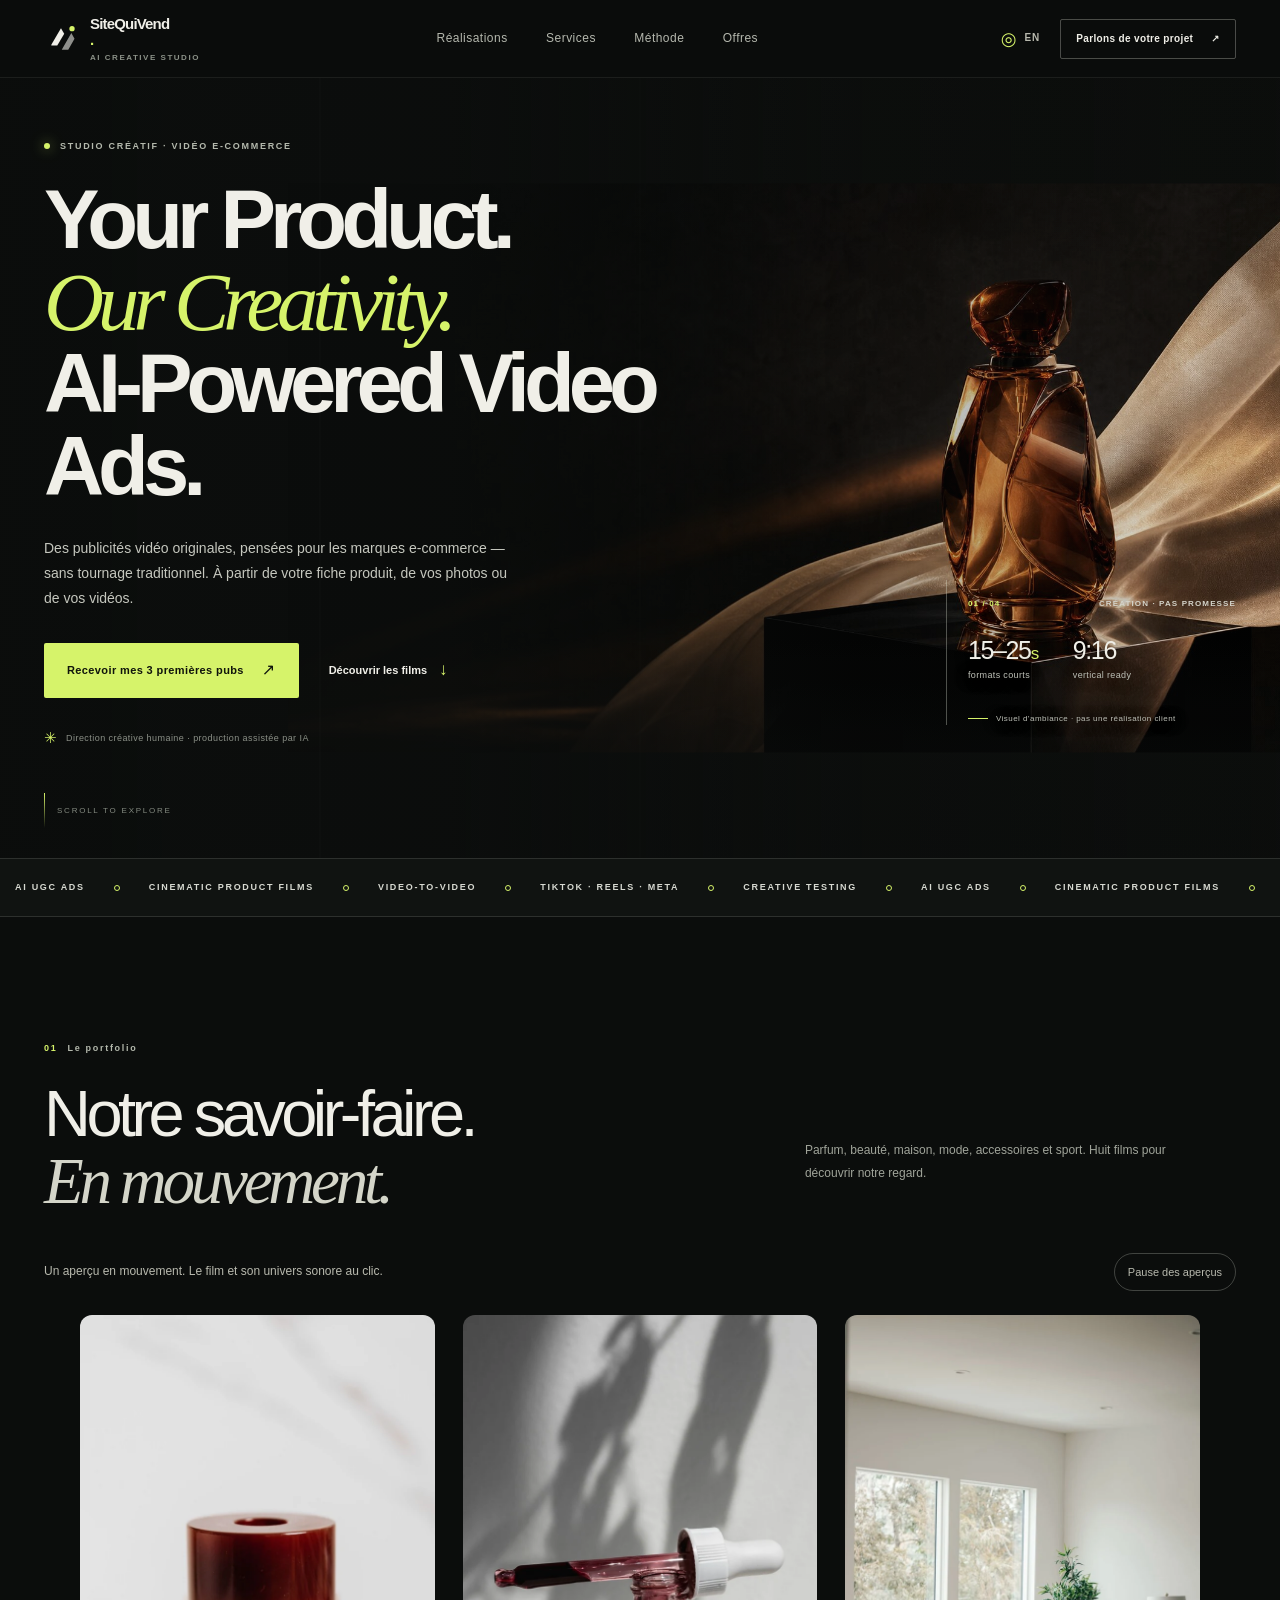
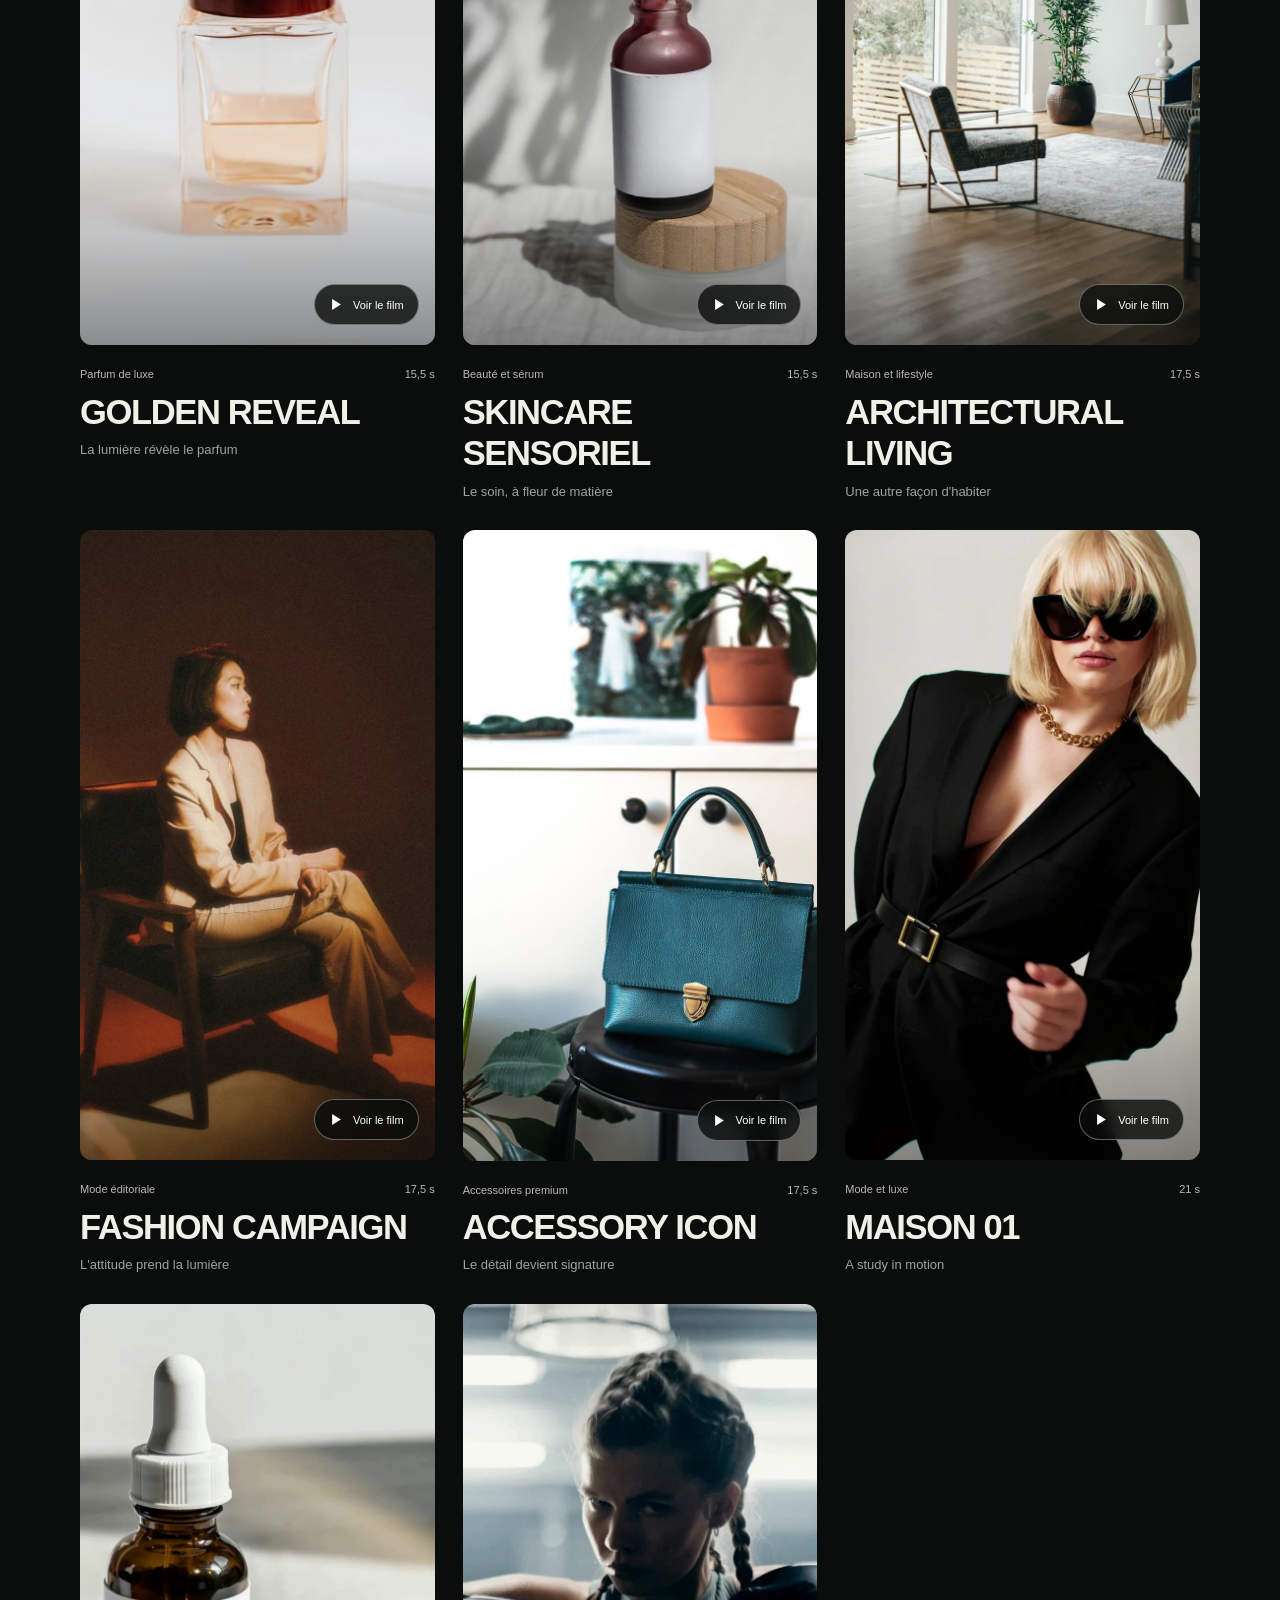
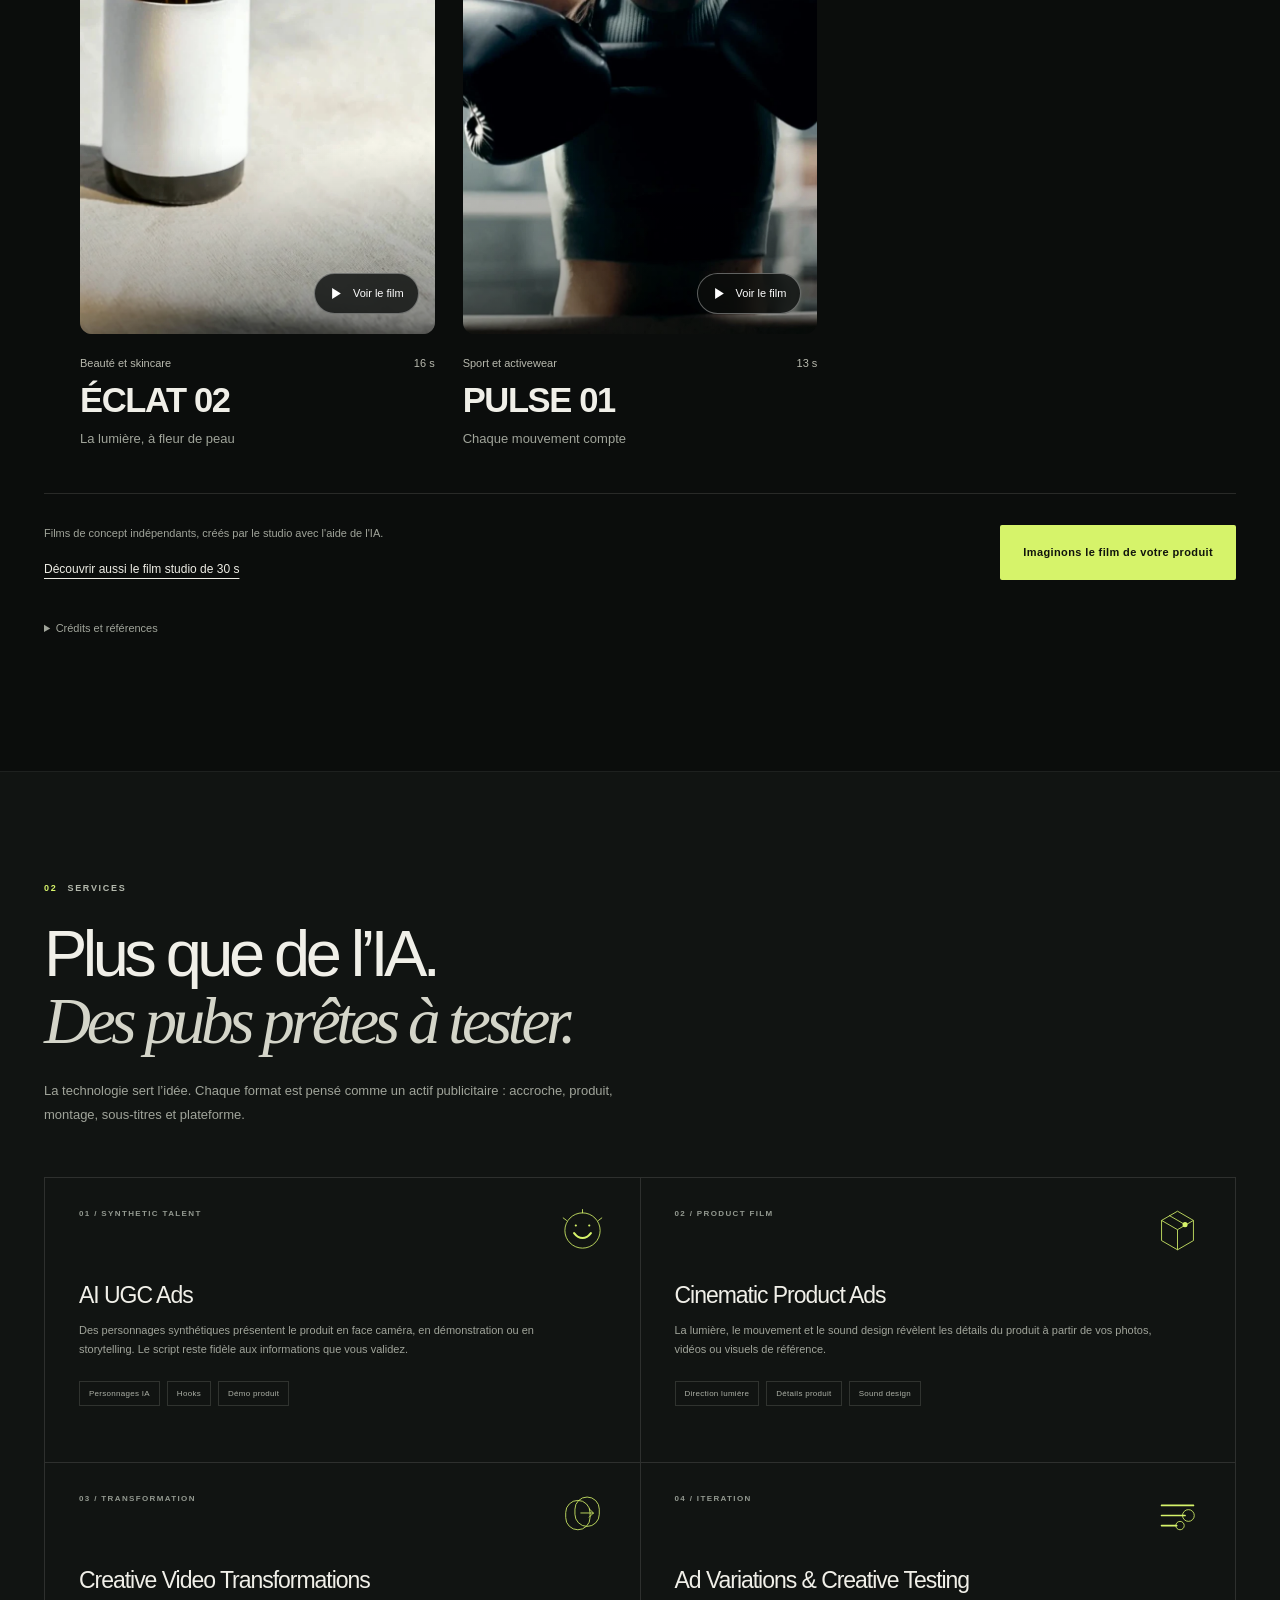
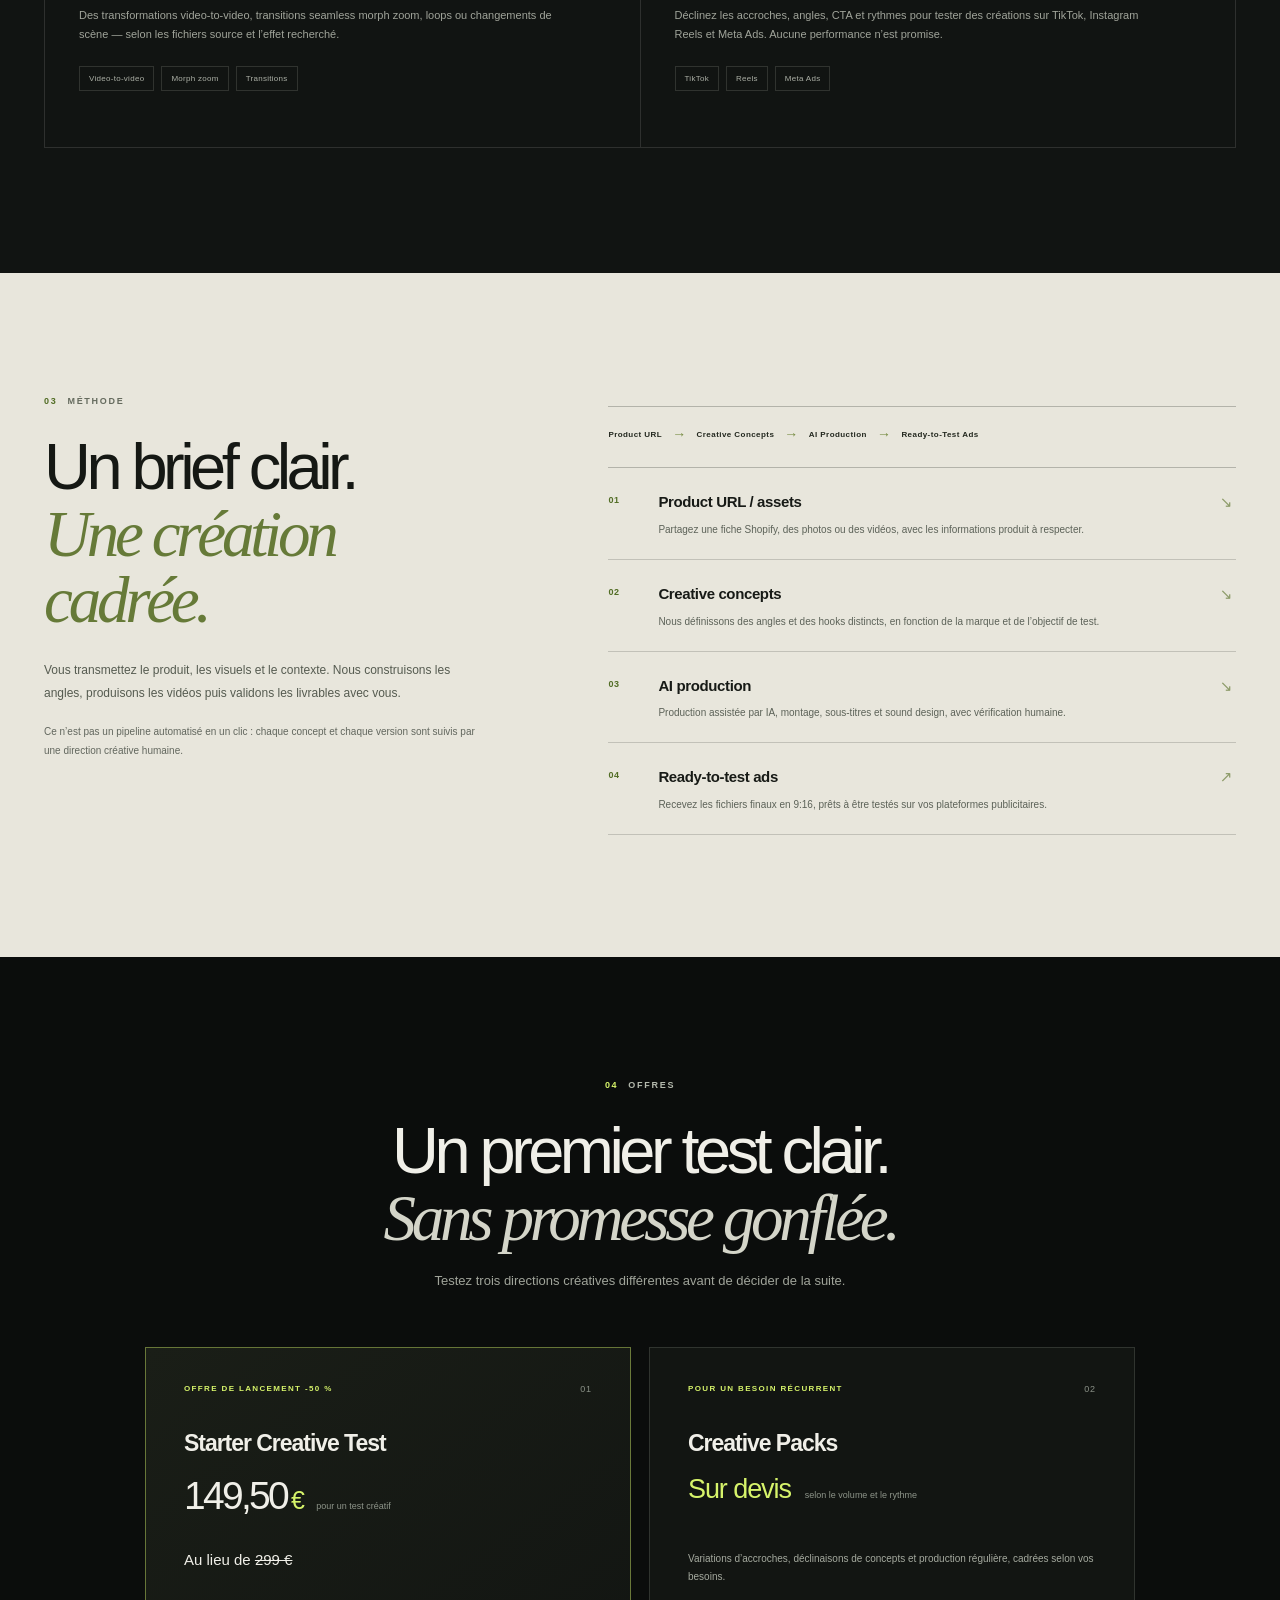
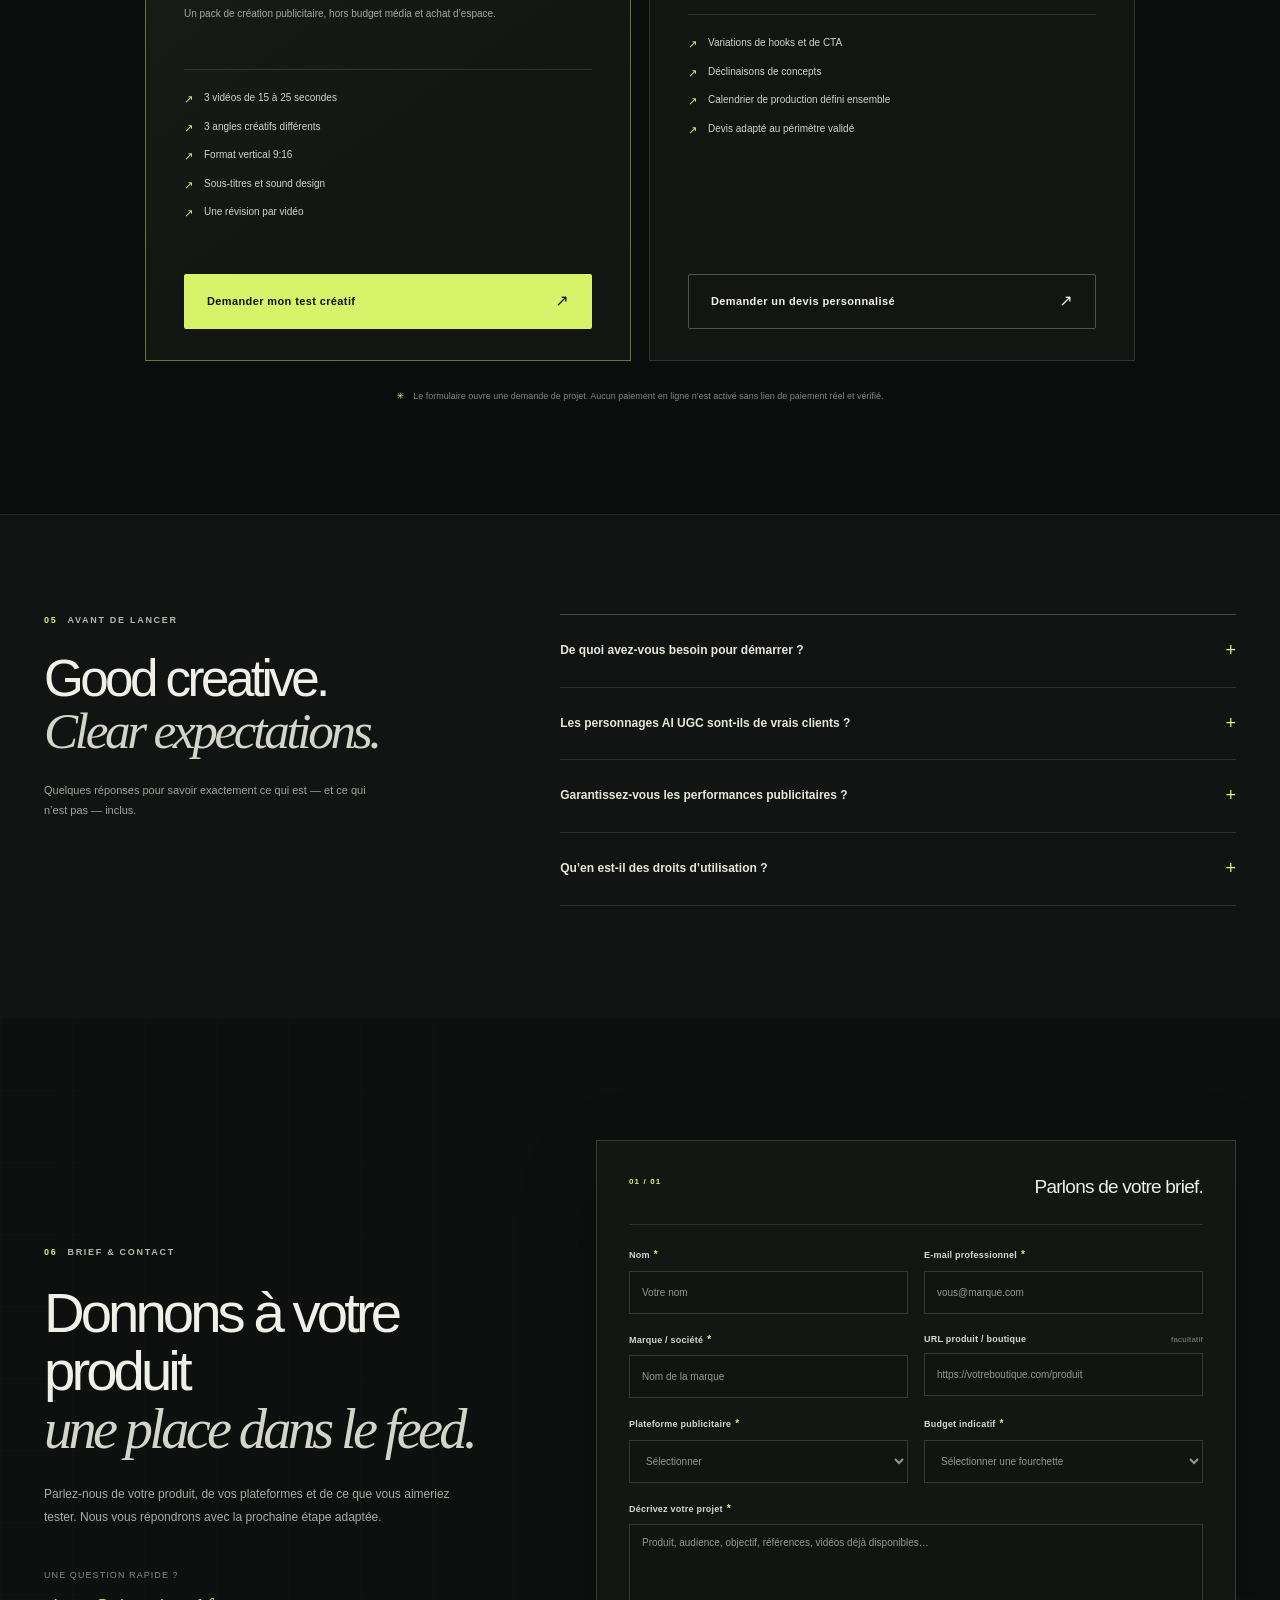
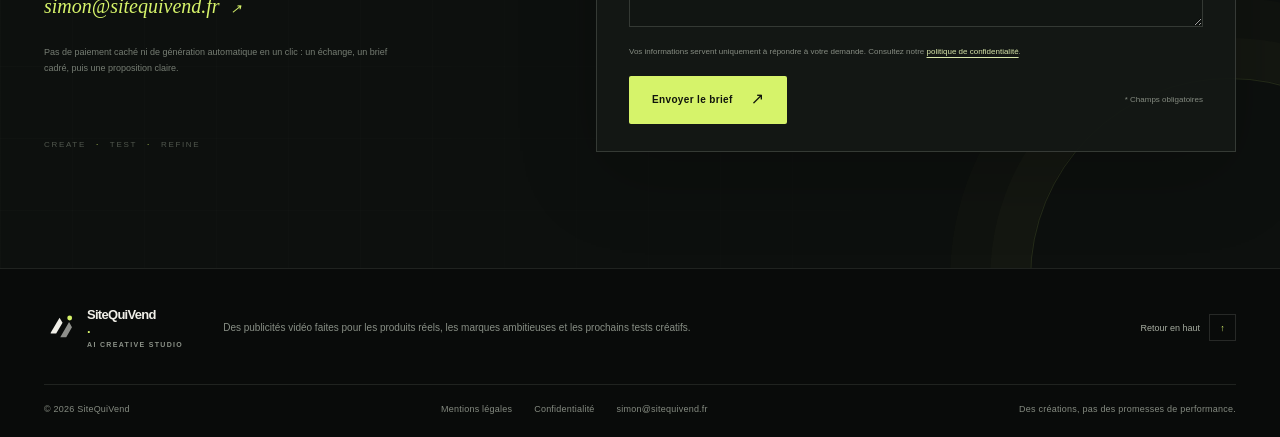
<file: index.html>
<!DOCTYPE html>
<html lang="fr" data-lang="fr">
<head>
  <meta charset="utf-8">
  <meta name="viewport" content="width=device-width, initial-scale=1">
  <meta name="theme-color" content="#0b0d0c">
  <meta name="description" content="Des publicités vidéo e-commerce prêtes à tester : AI UGC, films produit cinématiques et variations créatives, conçus par SiteQuiVend.">
  <meta property="og:type" content="website">
  <meta property="og:site_name" content="SiteQuiVend">
  <meta property="og:title" content="AI UGC &amp; Creative Video Ads for E-commerce | SiteQuiVend">
  <meta property="og:description" content="Des créations publicitaires originales pour les marques e-commerce, sans tournage traditionnel.">
  <meta property="og:url" content="https://sitequivend.fr/">
  <meta property="og:image" content="https://sitequivend.fr/assets/hero-studio.jpg">
  <meta property="og:locale" content="fr_FR">
  <meta name="twitter:card" content="summary_large_image">
  <link rel="canonical" href="https://sitequivend.fr/">
  <link rel="alternate" hreflang="fr" href="https://sitequivend.fr/?lang=fr">
  <link rel="alternate" hreflang="en" href="https://sitequivend.fr/?lang=en">
  <link rel="alternate" hreflang="x-default" href="https://sitequivend.fr/">
  <link rel="icon" href="/assets/favicon.svg" type="image/svg+xml">
  <link rel="preload" href="/assets/hero-studio.jpg" as="image" fetchpriority="high">
  <link rel="stylesheet" href="/styles.css?v=launch-20261026">
  <script>
    try {
      const requestedLanguage = new URLSearchParams(location.search).get('lang');
      const savedLanguage = localStorage.getItem('sqv-language');
      const initialLanguage = requestedLanguage === 'en' || requestedLanguage === 'fr'
        ? requestedLanguage
        : (savedLanguage === 'en' ? 'en' : 'fr');
      document.documentElement.lang = initialLanguage;
      document.documentElement.dataset.lang = initialLanguage;
    } catch (_) {
      document.documentElement.lang = 'fr';
      document.documentElement.dataset.lang = 'fr';
    }
  </script>
  <script src="/site.js?v=portfolio-20261029" defer></script>
  <title>AI UGC &amp; Creative Video Ads for E-commerce | SiteQuiVend</title>
</head>
<body data-page="home">
  <a class="skip-link" href="#main" data-i18n="skipLink">Aller au contenu</a>

  <header class="site-header" id="top">
    <div class="site-header__inner shell">
      <a class="brand" href="/" aria-label="SiteQuiVend — accueil">
        <span class="brand__mark" aria-hidden="true">
          <svg viewBox="0 0 42 42" fill="none">
            <path d="M8.5 27.8 19.8 8.5l3.8 6.4-8.1 13.8H8.5Z" fill="currentColor"/>
            <path d="M20.7 33.5 31.9 14l3.7 6.6-7.3 12.9h-7.6Z" fill="currentColor" opacity=".58"/>
            <circle cx="32.7" cy="8.9" r="3.1" fill="#D6F36A"/>
          </svg>
        </span>
        <span class="brand__wordmark">SiteQuiVend<span class="brand__period">.</span><small>AI CREATIVE STUDIO</small></span>
      </a>

      <nav class="main-nav" id="primary-navigation" aria-label="Navigation principale" data-i18n-aria="navigationLabel">
        <a href="#work" data-i18n="nav.work">Réalisations</a>
        <a href="#services" data-i18n="nav.services">Services</a>
        <a href="#process" data-i18n="nav.process">Méthode</a>
        <a href="#offers" data-i18n="nav.offers">Offres</a>
      </nav>

      <div class="header-actions">
        <button class="language-switch" type="button" data-language-toggle aria-label="Switch to English" data-i18n-aria="languageSwitchLabel">
          <span class="language-switch__globe" aria-hidden="true">◎</span>
          <span data-language-next>EN</span>
        </button>
        <a class="button button--small button--outline header-cta" href="#contact" data-i18n="nav.cta">Parlons de votre projet <span aria-hidden="true">↗</span></a>
        <button class="menu-toggle" type="button" aria-controls="primary-navigation" aria-expanded="false" data-menu-toggle aria-label="Ouvrir le menu" data-i18n-aria="menu.open">
          <span></span><span></span>
        </button>
      </div>
    </div>
  </header>

  <main id="main">
    <section class="hero" aria-labelledby="hero-title">
      <div class="hero__image-wrap" aria-hidden="true">
        <img class="hero__image" src="/assets/hero-studio.jpg" alt="" width="1672" height="941" fetchpriority="high">
      </div>
      <div class="hero__grid-lines" aria-hidden="true"></div>
      <div class="hero__inner shell">
        <div class="hero__copy" data-reveal>
          <p class="eyebrow"><span class="eyebrow__dot"></span><span data-i18n="hero.eyebrow">STUDIO CRÉATIF · VIDÉO E-COMMERCE</span></p>
          <h1 id="hero-title">Your Product.<br><span class="hero__italic">Our Creativity.</span><br>AI-Powered Video Ads.</h1>
          <p class="hero__lead" data-i18n="hero.lead">Des publicités vidéo originales, pensées pour les marques e-commerce — sans tournage traditionnel. À partir de votre fiche produit, de vos photos ou de vos vidéos.</p>
          <div class="hero__actions">
            <a class="button button--accent" href="#contact" data-offer="starter"><span data-i18n="hero.primary">Recevoir mes 3 premières pubs</span><span class="button__arrow" aria-hidden="true">↗</span></a>
            <a class="text-link" href="#work"><span data-i18n="hero.secondary">Découvrir les films</span><span aria-hidden="true">↓</span></a>
          </div>
          <div class="hero__footnote"><span class="hero__footnote-mark" aria-hidden="true">✳</span><span data-i18n="hero.footnote">Direction créative humaine · production assistée par IA</span></div>
        </div>

        <div class="hero__side" data-reveal data-reveal-delay="180">
          <div class="hero__side-top"><span>01 / 04</span><span data-i18n="hero.sideLabel">CRÉATION · PAS PROMESSE</span></div>
          <div class="hero__specs">
            <div class="hero__spec"><strong>15–25<span>s</span></strong><small data-i18n="hero.specOne">formats courts</small></div>
            <div class="hero__spec"><strong>9:16</strong><small data-i18n="hero.specTwo">vertical ready</small></div>
          </div>
          <div class="hero__image-caption"><span class="caption-line"></span><span data-i18n="hero.imageCaption">Visuel d’ambiance · pas une réalisation client</span></div>
        </div>
      </div>
      <div class="hero__scroll" aria-hidden="true"><span></span><span>SCROLL TO EXPLORE</span></div>
    </section>

    <div class="ticker" aria-hidden="true">
      <div class="ticker__track" aria-hidden="true">
        <span>AI UGC ADS</span><i></i><span>CINEMATIC PRODUCT FILMS</span><i></i><span>VIDEO-TO-VIDEO</span><i></i><span>TIKTOK · REELS · META</span><i></i><span>CREATIVE TESTING</span><i></i>
        <span>AI UGC ADS</span><i></i><span>CINEMATIC PRODUCT FILMS</span><i></i><span>VIDEO-TO-VIDEO</span><i></i><span>TIKTOK · REELS · META</span><i></i><span>CREATIVE TESTING</span><i></i>
      </div>
    </div>

    <section class="section work-section" id="work" aria-labelledby="work-title">
      <div class="shell">
        <div class="section-heading section-heading--split" data-reveal>
          <div>
            <p class="eyebrow"><span class="eyebrow__index">01</span><span data-i18n="work.eyebrow">Le portfolio</span></p>
            <h2 id="work-title" data-i18n="work.title">Notre savoir-faire.<br><span class="heading-serif">En mouvement.</span></h2>
          </div>
          <div class="section-heading__aside"><p data-i18n="work.intro">Parfum, beauté, maison, mode, accessoires et sport. Huit films pour découvrir notre regard.</p></div>
        </div>
        <div class="portfolio-toolbar">
          <p data-i18n="portfolio.hint">Un aperçu en mouvement. Le film et son univers sonore au clic.</p>
          <button class="portfolio-motion" type="button" data-preview-toggle aria-pressed="false" hidden data-i18n="portfolio.pause">Pause des aperçus</button>
        </div>
        <div class="portfolio-grid" aria-label="Les huit films du studio" data-i18n-aria="portfolio.galleryLabel">
          <article class="portfolio-film">
            <a class="portfolio-film__screen" href="/assets/work/portfolio/golden-reveal-v1.mp4" data-film data-film-title="GOLDEN REVEAL" aria-label="Voir le film GOLDEN REVEAL, 15,5 secondes" data-i18n-aria="portfolio.goldenLabel" aria-haspopup="dialog" aria-controls="film-dialog">
              <video data-preview data-preview-src="/assets/work/portfolio/golden-reveal-preview-v1.mp4" poster="/assets/work/portfolio/golden-reveal-poster-v1.webp" muted loop playsinline preload="none" width="540" height="960" aria-hidden="true" tabindex="-1"></video>
              <span class="portfolio-film__play"><svg viewBox="0 0 24 24" fill="none" aria-hidden="true"><path d="m9 5 11 7-11 7V5Z" fill="currentColor"/></svg><span data-i18n="portfolio.watch">Voir le film</span></span>
            </a>
            <div class="portfolio-film__meta"><span data-i18n="portfolio.goldenCategory">Parfum de luxe</span><span>15,5 s</span></div>
            <h3>GOLDEN REVEAL</h3><p class="portfolio-film__product" data-i18n="portfolio.goldenProduct">La lumière révèle le parfum</p>
          </article>
          <article class="portfolio-film">
            <a class="portfolio-film__screen" href="/assets/work/portfolio/skincare-sensoriel-v1.mp4" data-film data-film-title="SKINCARE SENSORIEL" aria-label="Voir le film SKINCARE SENSORIEL, 15,5 secondes" data-i18n-aria="portfolio.serumLabel" aria-haspopup="dialog" aria-controls="film-dialog">
              <video data-preview data-preview-src="/assets/work/portfolio/skincare-sensoriel-preview-v1.mp4" poster="/assets/work/portfolio/skincare-sensoriel-poster-v1.webp" muted loop playsinline preload="none" width="540" height="960" aria-hidden="true" tabindex="-1"></video>
              <span class="portfolio-film__play"><svg viewBox="0 0 24 24" fill="none" aria-hidden="true"><path d="m9 5 11 7-11 7V5Z" fill="currentColor"/></svg><span data-i18n="portfolio.watch">Voir le film</span></span>
            </a>
            <div class="portfolio-film__meta"><span data-i18n="portfolio.serumCategory">Beauté et sérum</span><span>15,5 s</span></div>
            <h3>SKINCARE SENSORIEL</h3><p class="portfolio-film__product" data-i18n="portfolio.serumProduct">Le soin, à fleur de matière</p>
          </article>
          <article class="portfolio-film">
            <a class="portfolio-film__screen" href="/assets/work/portfolio/architectural-living-v1.mp4" data-film data-film-title="ARCHITECTURAL LIVING" aria-label="Voir le film ARCHITECTURAL LIVING, 17,5 secondes" data-i18n-aria="portfolio.livingLabel" aria-haspopup="dialog" aria-controls="film-dialog">
              <video data-preview data-preview-src="/assets/work/portfolio/architectural-living-preview-v1.mp4" poster="/assets/work/portfolio/architectural-living-poster-v1.webp" muted loop playsinline preload="none" width="540" height="960" aria-hidden="true" tabindex="-1"></video>
              <span class="portfolio-film__play"><svg viewBox="0 0 24 24" fill="none" aria-hidden="true"><path d="m9 5 11 7-11 7V5Z" fill="currentColor"/></svg><span data-i18n="portfolio.watch">Voir le film</span></span>
            </a>
            <div class="portfolio-film__meta"><span data-i18n="portfolio.livingCategory">Maison et lifestyle</span><span>17,5 s</span></div>
            <h3>ARCHITECTURAL LIVING</h3><p class="portfolio-film__product" data-i18n="portfolio.livingProduct">Une autre façon d'habiter</p>
          </article>
          <article class="portfolio-film">
            <a class="portfolio-film__screen" href="/assets/work/portfolio/fashion-campaign-v1.mp4" data-film data-film-title="FASHION CAMPAIGN" aria-label="Voir le film FASHION CAMPAIGN, 17,5 secondes" data-i18n-aria="portfolio.fashionLabel" aria-haspopup="dialog" aria-controls="film-dialog">
              <video data-preview data-preview-src="/assets/work/portfolio/fashion-campaign-preview-v1.mp4" poster="/assets/work/portfolio/fashion-campaign-poster-v1.webp" muted loop playsinline preload="none" width="540" height="960" aria-hidden="true" tabindex="-1"></video>
              <span class="portfolio-film__play"><svg viewBox="0 0 24 24" fill="none" aria-hidden="true"><path d="m9 5 11 7-11 7V5Z" fill="currentColor"/></svg><span data-i18n="portfolio.watch">Voir le film</span></span>
            </a>
            <div class="portfolio-film__meta"><span data-i18n="portfolio.fashionCategory">Mode éditoriale</span><span>17,5 s</span></div>
            <h3>FASHION CAMPAIGN</h3><p class="portfolio-film__product" data-i18n="portfolio.fashionProduct">L'attitude prend la lumière</p>
          </article>
          <article class="portfolio-film">
            <a class="portfolio-film__screen" href="/assets/work/portfolio/accessory-icon-v1.mp4" data-film data-film-title="ACCESSORY ICON" aria-label="Voir le film ACCESSORY ICON, 17,5 secondes" data-i18n-aria="portfolio.accessoryLabel" aria-haspopup="dialog" aria-controls="film-dialog">
              <video data-preview data-preview-src="/assets/work/portfolio/accessory-icon-preview-v1.mp4" poster="/assets/work/portfolio/accessory-icon-poster-v1.webp" muted loop playsinline preload="none" width="540" height="960" aria-hidden="true" tabindex="-1"></video>
              <span class="portfolio-film__play"><svg viewBox="0 0 24 24" fill="none" aria-hidden="true"><path d="m9 5 11 7-11 7V5Z" fill="currentColor"/></svg><span data-i18n="portfolio.watch">Voir le film</span></span>
            </a>
            <div class="portfolio-film__meta"><span data-i18n="portfolio.accessoryCategory">Accessoires premium</span><span>17,5 s</span></div>
            <h3>ACCESSORY ICON</h3><p class="portfolio-film__product" data-i18n="portfolio.accessoryProduct">Le détail devient signature</p>
          </article>
          <article class="portfolio-film">
            <a class="portfolio-film__screen" href="/assets/work/portfolio/maison-01-v1.mp4" data-film data-film-title="MAISON 01 / A study in motion" aria-label="Voir le film MAISON 01, 21 secondes" data-i18n-aria="portfolio.maisonLabel" aria-haspopup="dialog" aria-controls="film-dialog">
              <video data-preview data-preview-src="/assets/work/portfolio/maison-01-preview-v1.mp4" poster="/assets/work/portfolio/maison-01-poster-v1.webp" muted loop playsinline preload="none" width="540" height="960" aria-hidden="true" tabindex="-1"></video>
              <span class="portfolio-film__play"><svg viewBox="0 0 24 24" fill="none" aria-hidden="true"><path d="m9 5 11 7-11 7V5Z" fill="currentColor"/></svg><span data-i18n="portfolio.watch">Voir le film</span></span>
            </a>
            <div class="portfolio-film__meta"><span data-i18n="portfolio.maisonCategory">Mode et luxe</span><span>21 s</span></div>
            <h3>MAISON 01</h3><p class="portfolio-film__product" data-i18n="portfolio.maisonProduct">A study in motion</p>
          </article>
          <article class="portfolio-film">
            <a class="portfolio-film__screen" href="/assets/work/portfolio/eclat-02-v1.mp4" data-film data-film-title="ÉCLAT 02 / La lumière, à fleur de peau" aria-label="Voir le film ÉCLAT 02, 16 secondes" data-i18n-aria="portfolio.eclatLabel" aria-haspopup="dialog" aria-controls="film-dialog">
              <video data-preview data-preview-src="/assets/work/portfolio/eclat-02-preview-v1.mp4" poster="/assets/work/portfolio/eclat-02-poster-v1.webp" muted loop playsinline preload="none" width="540" height="960" aria-hidden="true" tabindex="-1"></video>
              <span class="portfolio-film__play"><svg viewBox="0 0 24 24" fill="none" aria-hidden="true"><path d="m9 5 11 7-11 7V5Z" fill="currentColor"/></svg><span data-i18n="portfolio.watch">Voir le film</span></span>
            </a>
            <div class="portfolio-film__meta"><span data-i18n="portfolio.eclatCategory">Beauté et skincare</span><span>16 s</span></div>
            <h3>ÉCLAT 02</h3><p class="portfolio-film__product" data-i18n="portfolio.eclatProduct">La lumière, à fleur de peau</p>
          </article>
          <article class="portfolio-film">
            <a class="portfolio-film__screen" href="/assets/work/portfolio/pulse-01-v1.mp4" data-film data-film-title="PULSE 01 / Chaque mouvement compte" aria-label="Voir le film PULSE 01, 13 secondes" data-i18n-aria="portfolio.pulseLabel" aria-haspopup="dialog" aria-controls="film-dialog">
              <video data-preview data-preview-src="/assets/work/portfolio/pulse-01-preview-v1.mp4" poster="/assets/work/portfolio/pulse-01-poster-v1.webp" muted loop playsinline preload="none" width="540" height="960" aria-hidden="true" tabindex="-1"></video>
              <span class="portfolio-film__play"><svg viewBox="0 0 24 24" fill="none" aria-hidden="true"><path d="m9 5 11 7-11 7V5Z" fill="currentColor"/></svg><span data-i18n="portfolio.watch">Voir le film</span></span>
            </a>
            <div class="portfolio-film__meta"><span data-i18n="portfolio.pulseCategory">Sport et activewear</span><span>13 s</span></div>
            <h3>PULSE 01</h3><p class="portfolio-film__product" data-i18n="portfolio.pulseProduct">Chaque mouvement compte</p>
          </article>
        </div>
        <p class="portfolio-swipe" data-i18n="portfolio.swipe">Faites défiler pour découvrir les huit films.</p>
        <div class="portfolio-bottom">
          <div>
            <p class="portfolio-note" data-i18n="work.note">Films de concept indépendants, créés par le studio avec l'aide de l'IA.</p>
            <a class="portfolio-showreel" href="/assets/work/SiteQuiVend-Showreel-30s-Web.mp4" data-film data-film-title="SiteQuiVend / Made to be desired" aria-haspopup="dialog" aria-controls="film-dialog"><span data-i18n="portfolio.showreel">Découvrir aussi le film studio de 30 s</span></a>
          </div>
          <a class="button button--accent" href="#contact" data-i18n="work.link">Imaginons le film de votre produit</a>
        </div>
        <details class="portfolio-credits">
          <summary data-i18n="portfolio.credits">Crédits et références</summary>
          <p data-i18n="portfolio.rights">Photographies réelles animées par IA. Aucune affiliation ni approbation des personnes représentées n'est revendiquée.</p>
          <p><span data-i18n="portfolio.music">Musique par Scott Buckley</span> : <a href="https://www.scottbuckley.com.au/library/ascension/">Ascension (MAISON 01)</a>, <a href="https://www.scottbuckley.com.au/library/reverie/">Reverie (ÉCLAT 02, GOLDEN REVEAL, SKINCARE SENSORIEL, ARCHITECTURAL LIVING, FASHION CAMPAIGN, ACCESSORY ICON)</a>, <a href="https://www.scottbuckley.com.au/library/catalyst/">Catalyst (PULSE 01)</a>. <a href="https://creativecommons.org/licenses/by/4.0/">CC BY 4.0</a>. <span data-i18n="portfolio.musicEdits">Extraits, fondus et mixage adaptés aux films.</span></p>
          <p data-i18n="portfolio.foley">Sound design original SiteQuiVend ; détail par film dans les crédits.</p>
          <p><span data-i18n="portfolio.sources">Sources photographiques et crédits complets</span> : <a href="/assets/work/portfolio/golden-reveal-credits.txt">GOLDEN REVEAL</a>, <a href="/assets/work/portfolio/skincare-sensoriel-credits.txt">SKINCARE SENSORIEL</a>, <a href="/assets/work/portfolio/architectural-living-credits.txt">ARCHITECTURAL LIVING</a>, <a href="/assets/work/portfolio/fashion-campaign-credits.txt">FASHION CAMPAIGN</a>, <a href="/assets/work/portfolio/accessory-icon-credits.txt">ACCESSORY ICON</a>, <a href="/assets/work/portfolio/maison-01-credits.txt">MAISON 01</a>, <a href="/assets/work/portfolio/eclat-02-credits.txt">ÉCLAT 02</a>, <a href="/assets/work/portfolio/pulse-01-credits.txt">PULSE 01</a>.</p>
        </details>
      </div>
    </section>

    <section class="section services-section" id="services" aria-labelledby="services-title">
      <div class="shell">
        <div class="section-heading" data-reveal>
          <p class="eyebrow"><span class="eyebrow__index">02</span><span data-i18n="services.eyebrow">SERVICES</span></p>
          <h2 id="services-title" data-i18n="services.title">Plus que de l’IA.<br><span class="heading-serif">Des pubs prêtes à tester.</span></h2>
          <p class="section-intro" data-i18n="services.intro">La technologie sert l’idée. Chaque format est pensé comme un actif publicitaire : accroche, produit, montage, sous-titres et plateforme.</p>
        </div>

        <div class="service-grid">
          <article class="service-card" data-reveal>
            <div class="service-card__top"><span>01 / SYNTHETIC TALENT</span><svg viewBox="0 0 56 56" fill="none" aria-hidden="true"><circle cx="28" cy="28" r="21" stroke="currentColor"/><path d="M18 31c3 4 6.3 6 10 6s7-2 10-6M20 22h.1M36 22h.1" stroke="currentColor" stroke-linecap="round" stroke-width="2.5"/><path d="M28 7v-4M47 16l4-3M9 16l-4-3" stroke="currentColor" stroke-linecap="round"/></svg></div>
            <h3 data-i18n="services.ugcTitle">AI UGC Ads</h3>
            <p data-i18n="services.ugcText">Des personnages synthétiques présentent le produit en face caméra, en démonstration ou en storytelling. Le script reste fidèle aux informations que vous validez.</p>
            <div class="service-card__tags"><span data-i18n="services.ugcTag1">Personnages IA</span><span data-i18n="services.ugcTag2">Hooks</span><span data-i18n="services.ugcTag3">Démo produit</span></div>
          </article>
          <article class="service-card" data-reveal data-reveal-delay="90">
            <div class="service-card__top"><span>02 / PRODUCT FILM</span><svg viewBox="0 0 56 56" fill="none" aria-hidden="true"><path d="M28 5 47 16v24L28 51 9 40V16L28 5Z" stroke="currentColor"/><path d="m9 16 19 11 19-11M28 27v24M18 10l19 11" stroke="currentColor"/><circle cx="37" cy="21" r="3" fill="currentColor"/></svg></div>
            <h3 data-i18n="services.cinematicTitle">Cinematic Product Ads</h3>
            <p data-i18n="services.cinematicText">La lumière, le mouvement et le sound design révèlent les détails du produit à partir de vos photos, vidéos ou visuels de référence.</p>
            <div class="service-card__tags"><span data-i18n="services.cinematicTag1">Direction lumière</span><span data-i18n="services.cinematicTag2">Détails produit</span><span data-i18n="services.cinematicTag3">Sound design</span></div>
          </article>
          <article class="service-card" data-reveal>
            <div class="service-card__top"><span>03 / TRANSFORMATION</span><svg viewBox="0 0 56 56" fill="none" aria-hidden="true"><rect x="8" y="10" width="29" height="35" rx="14.5" stroke="currentColor"/><rect x="19" y="6" width="29" height="35" rx="14.5" stroke="currentColor"/><path d="M26 25h15M36 20l5 5-5 5" stroke="currentColor" stroke-linecap="round" stroke-linejoin="round"/></svg></div>
            <h3 data-i18n="services.transformTitle">Creative Video Transformations</h3>
            <p data-i18n="services.transformText">Des transformations video-to-video, transitions seamless morph zoom, loops ou changements de scène — selon les fichiers source et l’effet recherché.</p>
            <div class="service-card__tags"><span>Video-to-video</span><span>Morph zoom</span><span data-i18n="services.transformTag">Transitions</span></div>
          </article>
          <article class="service-card" data-reveal data-reveal-delay="90">
            <div class="service-card__top"><span>04 / ITERATION</span><svg viewBox="0 0 56 56" fill="none" aria-hidden="true"><path d="M9 16h38M9 28h28M9 40h18" stroke="currentColor" stroke-linecap="round" stroke-width="2"/><circle cx="41" cy="28" r="7" stroke="currentColor"/><circle cx="31" cy="40" r="5" stroke="currentColor"/></svg></div>
            <h3 data-i18n="services.variationTitle">Ad Variations &amp; Creative Testing</h3>
            <p data-i18n="services.variationText">Déclinez les accroches, angles, CTA et rythmes pour tester des créations sur TikTok, Instagram Reels et Meta Ads. Aucune performance n’est promise.</p>
            <div class="service-card__tags"><span>TikTok</span><span>Reels</span><span>Meta Ads</span></div>
          </article>
        </div>
      </div>
    </section>

    <section class="process-section" id="process" aria-labelledby="process-title">
      <div class="shell process-layout">
        <div class="process-intro" data-reveal>
          <p class="eyebrow"><span class="eyebrow__index">03</span><span data-i18n="process.eyebrow">MÉTHODE</span></p>
          <h2 id="process-title" data-i18n="process.title">Un brief clair.<br><span class="heading-serif">Une création cadrée.</span></h2>
          <p data-i18n="process.intro">Vous transmettez le produit, les visuels et le contexte. Nous construisons les angles, produisons les vidéos puis validons les livrables avec vous.</p>
          <p class="process-aside" data-i18n="process.note">Ce n’est pas un pipeline automatisé en un clic : chaque concept et chaque version sont suivis par une direction créative humaine.</p>
        </div>
        <div class="process-board" data-reveal data-reveal-delay="120">
          <div class="process-flow" role="group" aria-label="Product URL → Creative Concepts → AI Production → Ready-to-Test Ads">
            <span>Product URL</span><i aria-hidden="true">→</i><span>Creative Concepts</span><i aria-hidden="true">→</i><span>AI Production</span><i aria-hidden="true">→</i><span>Ready-to-Test Ads</span>
          </div>
          <ol class="process-steps">
            <li><span class="process-steps__number">01</span><div><h3 data-i18n="process.step1Title">Product URL / assets</h3><p data-i18n="process.step1Text">Partagez une fiche Shopify, des photos ou des vidéos, avec les informations produit à respecter.</p></div><span class="process-steps__icon" aria-hidden="true">↘</span></li>
            <li><span class="process-steps__number">02</span><div><h3 data-i18n="process.step2Title">Creative concepts</h3><p data-i18n="process.step2Text">Nous définissons des angles et des hooks distincts, en fonction de la marque et de l’objectif de test.</p></div><span class="process-steps__icon" aria-hidden="true">↘</span></li>
            <li><span class="process-steps__number">03</span><div><h3 data-i18n="process.step3Title">AI production</h3><p data-i18n="process.step3Text">Production assistée par IA, montage, sous-titres et sound design, avec vérification humaine.</p></div><span class="process-steps__icon" aria-hidden="true">↘</span></li>
            <li><span class="process-steps__number">04</span><div><h3 data-i18n="process.step4Title">Ready-to-test ads</h3><p data-i18n="process.step4Text">Recevez les fichiers finaux en 9:16, prêts à être testés sur vos plateformes publicitaires.</p></div><span class="process-steps__icon" aria-hidden="true">↗</span></li>
          </ol>
        </div>
      </div>
    </section>

    <section class="section offers-section" id="offers" aria-labelledby="offers-title">
      <div class="shell">
        <div class="section-heading section-heading--center" data-reveal>
          <p class="eyebrow"><span class="eyebrow__index">04</span><span data-i18n="offers.eyebrow">OFFRES</span></p>
          <h2 id="offers-title" data-i18n="offers.title">Un premier test clair.<br><span class="heading-serif">Sans promesse gonflée.</span></h2>
          <p class="section-intro" data-i18n="offers.intro">Testez trois directions créatives différentes avant de décider de la suite.</p>
        </div>

        <div class="offers-grid">
          <article class="offer-card offer-card--featured" data-reveal>
            <div class="offer-card__top"><span class="offer-card__tag" data-i18n="offers.starterTag">OFFRE DE LANCEMENT -50 %</span><span class="offer-card__index">01</span></div>
            <h3 data-i18n="offers.starterTitle">Starter Creative Test</h3>
            <div class="offer-card__price"><strong data-i18n="offers.starterPrice">149,50<span> €</span></strong><span data-i18n="offers.oneTime">pour un test créatif</span></div>
            <p class="offer-card__original-price" data-i18n="offers.originalPrice">Au lieu de <s>299 €</s></p>
            <p class="offer-card__desc" data-i18n="offers.starterDesc">Un pack de création publicitaire, hors budget média et achat d’espace.</p>
            <ul class="offer-list">
              <li data-i18n="offers.feature1">3 vidéos de 15 à 25 secondes</li>
              <li data-i18n="offers.feature2">3 angles créatifs différents</li>
              <li data-i18n="offers.feature3">Format vertical 9:16</li>
              <li data-i18n="offers.feature4">Sous-titres et sound design</li>
              <li data-i18n="offers.feature5">Une révision par vidéo</li>
            </ul>
            <a class="button button--accent button--full" href="#contact" data-offer="starter"><span data-i18n="offers.starterCta">Demander mon test créatif</span><span class="button__arrow" aria-hidden="true">↗</span></a>
            <a class="button button--outline button--full" href="/#offers" data-stripe-checkout hidden target="_blank" rel="noopener noreferrer"><span data-i18n="offers.payWithStripe">Payer par carte via Stripe</span><span class="button__arrow" aria-hidden="true">↗</span></a>
          </article>
          <article class="offer-card offer-card--custom" data-reveal data-reveal-delay="120">
            <div class="offer-card__top"><span class="offer-card__tag" data-i18n="offers.customTag">POUR UN BESOIN RÉCURRENT</span><span class="offer-card__index">02</span></div>
            <h3 data-i18n="offers.customTitle">Creative Packs</h3>
            <div class="offer-card__price offer-card__price--custom"><strong data-i18n="offers.customPrice">Sur devis</strong><span data-i18n="offers.customPriceNote">selon le volume et le rythme</span></div>
            <p class="offer-card__desc" data-i18n="offers.customDesc">Variations d’accroches, déclinaisons de concepts et production régulière, cadrées selon vos besoins.</p>
            <ul class="offer-list offer-list--custom">
              <li data-i18n="offers.customFeature1">Variations de hooks et de CTA</li>
              <li data-i18n="offers.customFeature2">Déclinaisons de concepts</li>
              <li data-i18n="offers.customFeature3">Calendrier de production défini ensemble</li>
              <li data-i18n="offers.customFeature4">Devis adapté au périmètre validé</li>
            </ul>
            <a class="button button--outline button--full" href="#contact" data-offer="custom"><span data-i18n="offers.customCta">Demander un devis personnalisé</span><span class="button__arrow" aria-hidden="true">↗</span></a>
          </article>
        </div>
        <p class="payment-note" data-reveal><span aria-hidden="true">✳</span><span data-i18n="offers.paymentNote">Le formulaire ouvre une demande de projet. Aucun paiement en ligne n’est activé sans lien de paiement réel et vérifié.</span></p>
      </div>
    </section>

    <section class="faq-section" aria-labelledby="faq-title">
      <div class="shell faq-layout">
        <div class="faq-heading" data-reveal>
          <p class="eyebrow"><span class="eyebrow__index">05</span><span data-i18n="faq.eyebrow">AVANT DE LANCER</span></p>
          <h2 id="faq-title" data-i18n="faq.title">Good creative.<br><span class="heading-serif">Clear expectations.</span></h2>
          <p data-i18n="faq.intro">Quelques réponses pour savoir exactement ce qui est — et ce qui n’est pas — inclus.</p>
        </div>
        <div class="faq-list" data-reveal data-reveal-delay="120">
          <details>
            <summary data-i18n="faq.q1">De quoi avez-vous besoin pour démarrer ?<span aria-hidden="true">+</span></summary>
            <p data-i18n="faq.a1">Une URL produit ou des photos/vidéos, les faits produit validés, votre identité de marque si disponible et l’objectif de campagne. Le brief est confirmé avant la production.</p>
          </details>
          <details>
            <summary data-i18n="faq.q2">Les personnages AI UGC sont-ils de vrais clients ?<span aria-hidden="true">+</span></summary>
            <p data-i18n="faq.a2">Non. Ce sont des personnages synthétiques. Ils ne sont pas présentés comme des clients réels et aucun témoignage n’est inventé. Les contenus sont identifiés comme générés par IA lorsque c’est pertinent ou requis.</p>
          </details>
          <details>
            <summary data-i18n="faq.q3">Garantissez-vous les performances publicitaires ?<span aria-hidden="true">+</span></summary>
            <p data-i18n="faq.a3">Non. Nous livrons des créations prêtes à tester ; les résultats dépendent aussi de l’offre, de l’audience, du paramétrage et du budget média.</p>
          </details>
          <details>
            <summary data-i18n="faq.q4">Qu’en est-il des droits d’utilisation ?<span aria-hidden="true">+</span></summary>
            <p data-i18n="faq.a4">Les livrables, les droits d’usage et les éventuels éléments sous licence sont précisés dans le devis ou les conditions validées avant le démarrage.</p>
          </details>
        </div>
      </div>
    </section>

    <section class="contact-section" id="contact" aria-labelledby="contact-title">
      <div class="contact-section__orb" aria-hidden="true"></div>
      <div class="shell contact-layout">
        <div class="contact-copy" data-reveal>
          <p class="eyebrow"><span class="eyebrow__index">06</span><span data-i18n="contact.eyebrow">BRIEF &amp; CONTACT</span></p>
          <h2 id="contact-title" data-i18n="contact.title">Donnons à votre produit<br><span class="heading-serif">une place dans le feed.</span></h2>
          <p class="contact-copy__lead" data-i18n="contact.intro">Parlez-nous de votre produit, de vos plateformes et de ce que vous aimeriez tester. Nous vous répondrons avec la prochaine étape adaptée.</p>
          <div class="contact-email">
            <span class="contact-email__label" data-i18n="contact.emailLabel">Une question rapide ?</span>
            <a href="mailto:simon@sitequivend.fr">simon@sitequivend.fr <span aria-hidden="true">↗</span></a>
          </div>
          <p class="contact-smallprint" data-i18n="contact.small">Pas de paiement caché ni de génération automatique en un clic : un échange, un brief cadré, puis une proposition claire.</p>
          <div class="contact-decoration" aria-hidden="true"><span>CREATE</span><span>·</span><span>TEST</span><span>·</span><span>REFINE</span></div>
        </div>

        <form class="brief-form" name="creative-brief" method="POST" action="/merci.html" data-netlify="true" netlify-honeypot="bot-field" data-reveal data-reveal-delay="100">
          <input type="hidden" name="form-name" value="creative-brief">
          <input type="hidden" name="selected-offer" value="">
          <p class="visually-hidden" aria-hidden="true"><label>Ne remplissez pas ce champ <input type="text" name="bot-field" tabindex="-1" autocomplete="off"></label></p>
          <div class="brief-form__heading"><span class="brief-form__step">01 / 01</span><h3 data-i18n="form.title">Parlons de votre brief.</h3></div>
          <div class="form-grid">
            <div class="form-field">
              <label for="full-name"><span data-i18n="form.name">Nom</span> <b aria-hidden="true">*</b></label>
              <input id="full-name" name="name" type="text" autocomplete="name" required minlength="2" maxlength="120" placeholder="Votre nom" data-i18n-placeholder="form.namePlaceholder">
            </div>
            <div class="form-field">
              <label for="email"><span data-i18n="form.email">E-mail professionnel</span> <b aria-hidden="true">*</b></label>
              <input id="email" name="email" type="email" autocomplete="email" required maxlength="254" placeholder="vous@marque.com" data-i18n-placeholder="form.emailPlaceholder">
            </div>
            <div class="form-field">
              <label for="company"><span data-i18n="form.company">Marque / société</span> <b aria-hidden="true">*</b></label>
              <input id="company" name="company" type="text" autocomplete="organization" required maxlength="140" placeholder="Nom de la marque" data-i18n-placeholder="form.companyPlaceholder">
            </div>
            <div class="form-field">
              <label for="product-url"><span data-i18n="form.productUrl">URL produit / boutique</span><span class="optional" data-i18n="form.optional">facultatif</span></label>
              <input id="product-url" name="product-url" type="url" inputmode="url" autocomplete="url" maxlength="2048" placeholder="https://votreboutique.com/produit" data-i18n-placeholder="form.productUrlPlaceholder">
            </div>
            <div class="form-field">
              <label for="platform"><span data-i18n="form.platform">Plateforme publicitaire</span> <b aria-hidden="true">*</b></label>
              <select id="platform" name="platform" required>
                <option value="" data-i18n="form.platformPlaceholder">Sélectionner</option>
                <option value="TikTok / TikTok Shop" data-i18n="form.platformTikTok">TikTok / TikTok Shop</option>
                <option value="Instagram Reels" data-i18n="form.platformReels">Instagram Reels</option>
                <option value="Meta Ads" data-i18n="form.platformMeta">Meta Ads (Facebook / Instagram)</option>
                <option value="Multiple platforms" data-i18n="form.platformMulti">Plusieurs plateformes</option>
                <option value="Not sure yet" data-i18n="form.platformUnsure">Je ne sais pas encore</option>
              </select>
            </div>
            <div class="form-field">
              <label for="budget"><span data-i18n="form.budget">Budget indicatif</span> <b aria-hidden="true">*</b></label>
              <select id="budget" name="budget" required>
                <option value="" data-i18n="form.budgetPlaceholder">Sélectionner une fourchette</option>
                <option value="149.50 EUR - Starter Creative Test" data-i18n="form.budgetStarter">149,50 € - Starter Creative Test (-50 %)</option>
                <option value="300-750 EUR" data-i18n="form.budgetRange1">300–750 €</option>
                <option value="751-1500 EUR" data-i18n="form.budgetRange2">751–1 500 €</option>
                <option value="Above 1500 EUR" data-i18n="form.budgetRange3">Plus de 1 500 €</option>
                <option value="Not sure yet" data-i18n="form.budgetUnsure">Je ne sais pas encore</option>
              </select>
            </div>
            <div class="form-field form-field--full">
              <label for="project"><span data-i18n="form.project">Décrivez votre projet</span> <b aria-hidden="true">*</b></label>
              <textarea id="project" name="project-description" rows="4" required minlength="15" maxlength="4000" placeholder="Produit, audience, objectif, références, vidéos déjà disponibles…" data-i18n-placeholder="form.projectPlaceholder"></textarea>
            </div>
          </div>
          <p class="form-privacy"><span data-i18n="form.privacyBefore">Vos informations servent uniquement à répondre à votre demande. Consultez notre</span> <a href="/confidentialite.html" data-i18n="form.privacyLink">politique de confidentialité</a>.</p>
          <div class="brief-form__bottom">
            <button class="button button--accent button--form" type="submit"><span data-i18n="form.submit">Envoyer le brief</span><span class="button__arrow" aria-hidden="true">↗</span></button>
            <span class="form-required" data-i18n="form.required">* Champs obligatoires</span>
          </div>
          <p class="form-status" role="status" aria-live="polite" data-form-status></p>
        </form>
      </div>
    </section>
  </main>

  <footer class="site-footer">
    <div class="shell">
      <div class="site-footer__main">
        <a class="brand brand--footer" href="#top" aria-label="SiteQuiVend — retour en haut">
          <span class="brand__mark" aria-hidden="true"><svg viewBox="0 0 42 42" fill="none"><path d="M8.5 27.8 19.8 8.5l3.8 6.4-8.1 13.8H8.5Z" fill="currentColor"/><path d="M20.7 33.5 31.9 14l3.7 6.6-7.3 12.9h-7.6Z" fill="currentColor" opacity=".58"/><circle cx="32.7" cy="8.9" r="3.1" fill="#D6F36A"/></svg></span>
          <span class="brand__wordmark">SiteQuiVend<span class="brand__period">.</span><small>AI CREATIVE STUDIO</small></span>
        </a>
        <p data-i18n="footer.tagline">Des publicités vidéo faites pour les produits réels, les marques ambitieuses et les prochains tests créatifs.</p>
        <a class="footer-top-link" href="#top"><span data-i18n="footer.top">Retour en haut</span><span aria-hidden="true">↑</span></a>
      </div>
      <div class="site-footer__bottom">
        <span>© <span data-current-year>2026</span> SiteQuiVend</span>
        <div class="footer-links"><a href="/mentions-legales.html" data-i18n="footer.legal">Mentions légales</a><a href="/confidentialite.html" data-i18n="footer.privacy">Confidentialité</a><a href="mailto:simon@sitequivend.fr">simon@sitequivend.fr</a></div>
        <span data-i18n="footer.credit">Creative assets, not performance promises.</span>
      </div>
    </div>
  </footer>
  <dialog class="film-dialog" id="film-dialog" aria-labelledby="film-dialog-title" aria-describedby="film-dialog-note">
    <div class="film-dialog__heading"><h2 id="film-dialog-title">Film du studio</h2><button class="film-dialog__close" type="button" data-film-close autofocus aria-label="Fermer le film" data-i18n-aria="portfolio.close"><svg viewBox="0 0 24 24" fill="none" aria-hidden="true"><path d="m6 6 12 12M18 6 6 18" stroke="currentColor" stroke-width="1.5"/></svg></button></div>
    <video class="film-dialog__video" controls playsinline preload="none" data-film-player></video>
    <div class="film-dialog__footer"><p id="film-dialog-note" data-i18n="portfolio.dialogNote">Concept de studio indépendant. À découvrir avec le son.</p><a data-film-download data-i18n="work.fallback">Ouvrir le film en MP4</a></div>
  </dialog>
</body>
</html>
</file>
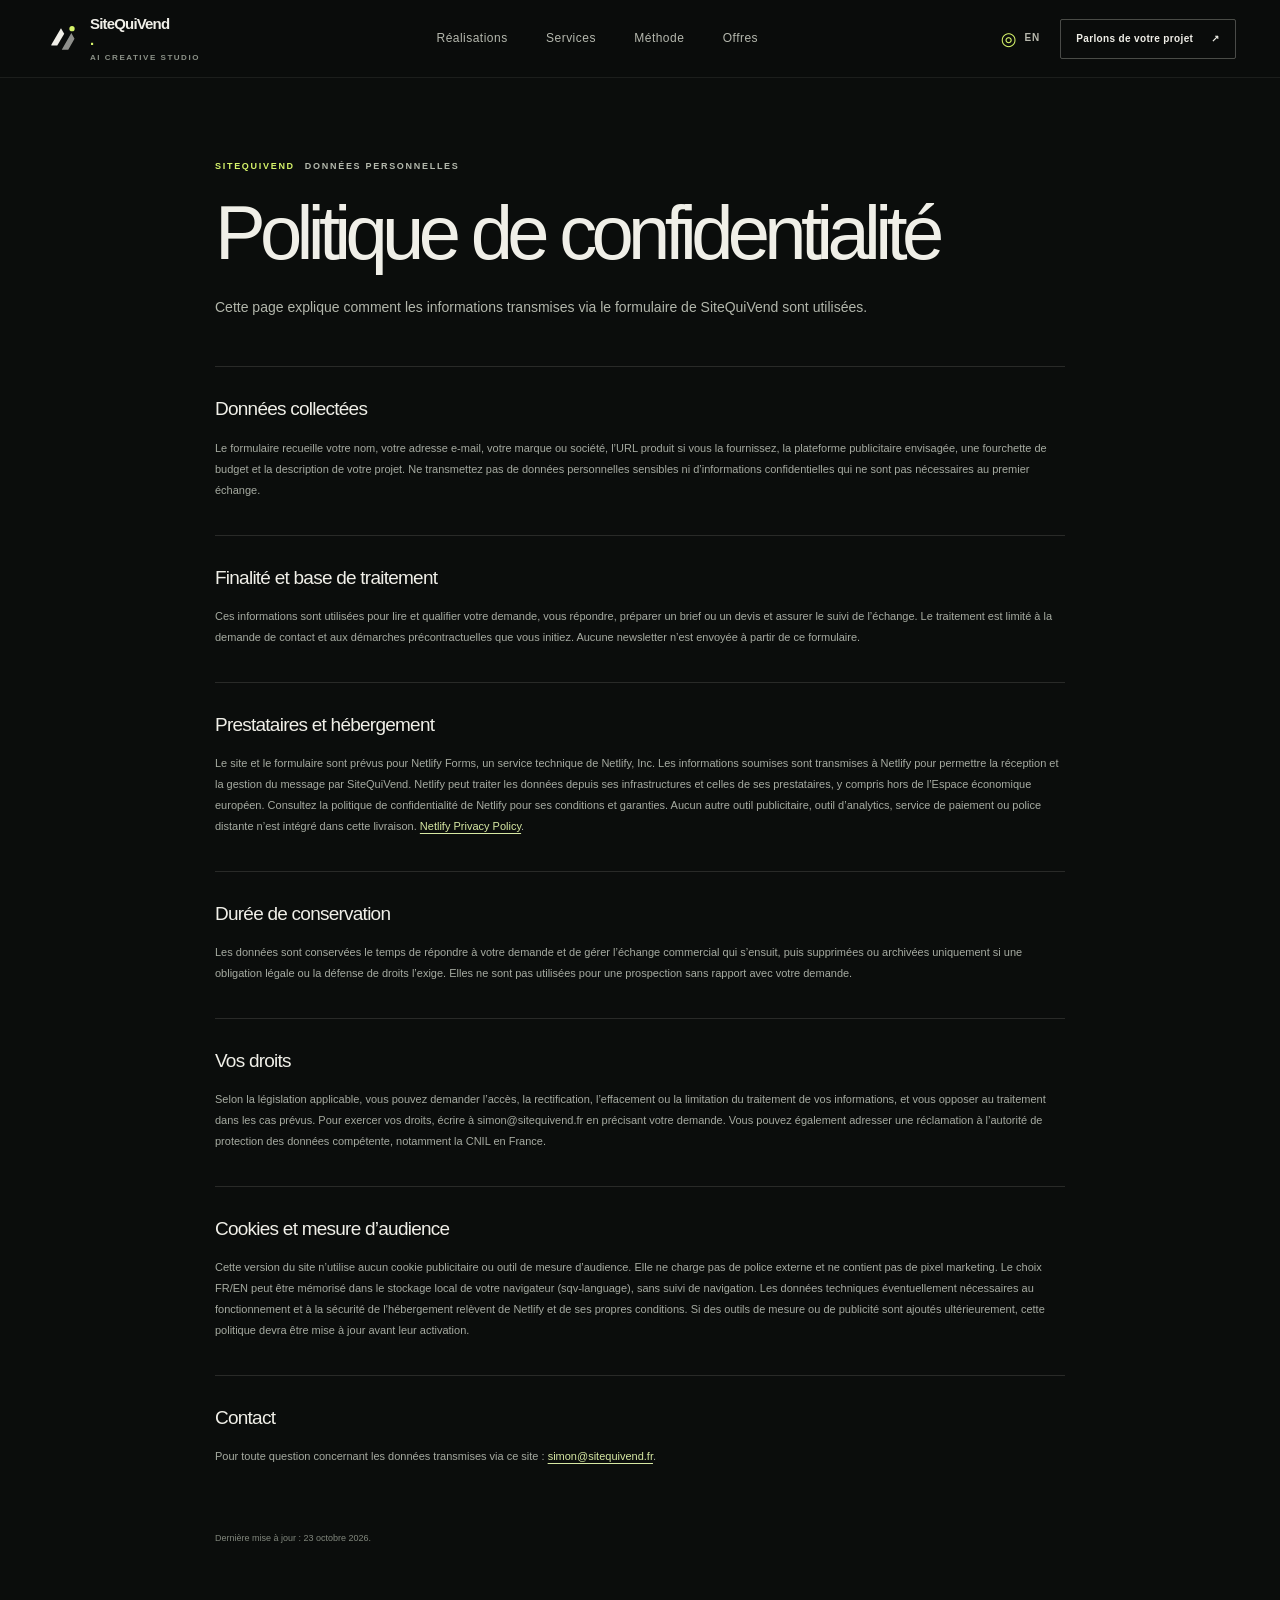
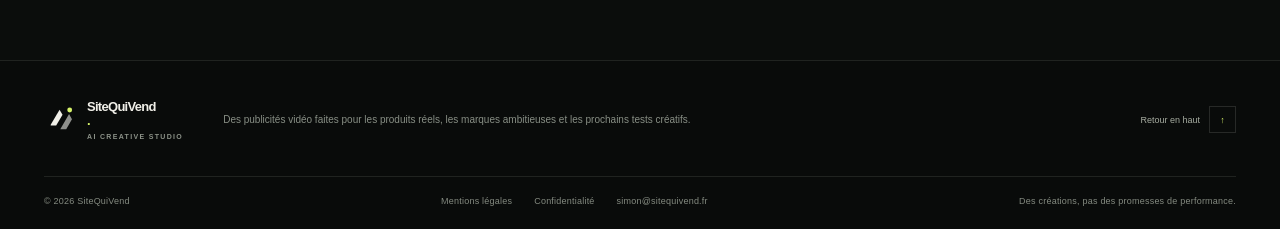
<file: confidentialite.html>
<!DOCTYPE html>
<html lang="fr" data-lang="fr">
<head>
  <meta charset="utf-8">
  <meta name="viewport" content="width=device-width, initial-scale=1">
  <meta name="theme-color" content="#0b0d0c">
  <meta name="description" content="Politique de confidentialité SiteQuiVend : données recueillies par le formulaire de contact, leur usage et vos droits.">
  <meta property="og:title" content="Politique de confidentialité | SiteQuiVend">
  <meta property="og:description" content="Comment SiteQuiVend utilise les informations envoyées via son formulaire de contact.">
  <meta property="og:type" content="website">
  <link rel="canonical" href="https://sitequivend.fr/confidentialite.html">
  <link rel="icon" href="/assets/favicon.svg" type="image/svg+xml">
  <link rel="stylesheet" href="/styles.css">
  <script>
    try {
      const requestedLanguage = new URLSearchParams(location.search).get('lang');
      const savedLanguage = localStorage.getItem('sqv-language');
      const initialLanguage = requestedLanguage === 'en' || requestedLanguage === 'fr' ? requestedLanguage : (savedLanguage === 'en' ? 'en' : 'fr');
      document.documentElement.lang = initialLanguage;
      document.documentElement.dataset.lang = initialLanguage;
    } catch (_) { document.documentElement.lang = 'fr'; }
  </script>
  <script src="/site.js" defer></script>
  <title>Politique de confidentialité | SiteQuiVend</title>
</head>
<body class="document-page" data-page="privacy">
  <a class="skip-link" href="#main" data-i18n="skipLink">Aller au contenu</a>
  <header class="site-header" id="top">
    <div class="site-header__inner shell">
      <a class="brand" href="/" aria-label="SiteQuiVend — accueil">
        <span class="brand__mark" aria-hidden="true"><svg viewBox="0 0 42 42" fill="none"><path d="M8.5 27.8 19.8 8.5l3.8 6.4-8.1 13.8H8.5Z" fill="currentColor"/><path d="M20.7 33.5 31.9 14l3.7 6.6-7.3 12.9h-7.6Z" fill="currentColor" opacity=".58"/><circle cx="32.7" cy="8.9" r="3.1" fill="#D6F36A"/></svg></span>
        <span class="brand__wordmark">SiteQuiVend<span class="brand__period">.</span><small>AI CREATIVE STUDIO</small></span>
      </a>
      <nav class="main-nav" id="primary-navigation" aria-label="Navigation principale" data-i18n-aria="navigationLabel">
        <a href="/#work" data-i18n="nav.work">Réalisations</a><a href="/#services" data-i18n="nav.services">Services</a><a href="/#process" data-i18n="nav.process">Méthode</a><a href="/#offers" data-i18n="nav.offers">Offres</a>
      </nav>
      <div class="header-actions">
        <button class="language-switch" type="button" data-language-toggle aria-label="Passer en anglais" data-i18n-aria="languageSwitchLabel"><span class="language-switch__globe" aria-hidden="true">◎</span><span data-language-next>EN</span></button>
        <a class="button button--small button--outline header-cta" href="/#contact" data-i18n="nav.cta">Parlons de votre projet <span aria-hidden="true">↗</span></a>
        <button class="menu-toggle" type="button" aria-controls="primary-navigation" aria-expanded="false" data-menu-toggle aria-label="Ouvrir le menu" data-i18n-aria="menu.open"><span></span><span></span></button>
      </div>
    </div>
  </header>

  <main class="document-main" id="main">
    <article class="shell document-wrap">
      <p class="eyebrow"><span class="eyebrow__index">SITEQUIVEND</span><span data-i18n="privacy.eyebrow">DONNÉES PERSONNELLES</span></p>
      <h1 data-i18n="privacy.heading">Politique de confidentialité</h1>
      <p class="document-lead" data-i18n="privacy.lead">Cette page explique comment les informations transmises via le formulaire de SiteQuiVend sont utilisées.</p>

      <section class="document-section">
        <h2 data-i18n="privacy.collectTitle">Données collectées</h2>
        <p data-i18n="privacy.collectText">Le formulaire recueille votre nom, votre adresse e-mail, votre marque ou société, l’URL produit si vous la fournissez, la plateforme publicitaire envisagée, une fourchette de budget et la description de votre projet. Ne transmettez pas de données personnelles sensibles ni d’informations confidentielles qui ne sont pas nécessaires au premier échange.</p>
      </section>
      <section class="document-section">
        <h2 data-i18n="privacy.useTitle">Finalité et base de traitement</h2>
        <p data-i18n="privacy.useText">Ces informations sont utilisées pour lire et qualifier votre demande, vous répondre, préparer un brief ou un devis et assurer le suivi de l’échange. Le traitement est limité à la demande de contact et aux démarches précontractuelles que vous initiez. Aucune newsletter n’est envoyée à partir de ce formulaire.</p>
      </section>
      <section class="document-section">
        <h2 data-i18n="privacy.processorsTitle">Prestataires et hébergement</h2>
        <p><span data-i18n="privacy.processorsText">Le site et le formulaire sont prévus pour Netlify Forms, un service technique de Netlify, Inc. Les informations soumises sont transmises à Netlify pour permettre la réception et la gestion du message par SiteQuiVend. Netlify peut traiter les données depuis ses infrastructures et celles de ses prestataires, y compris hors de l’Espace économique européen. Consultez la politique de confidentialité de Netlify pour ses conditions et garanties. Aucun autre outil publicitaire, outil d’analytics, service de paiement ou police distante n’est intégré dans cette livraison.</span> <a href="https://www.netlify.com/privacy/" target="_blank" rel="noopener noreferrer">Netlify Privacy Policy</a>.</p>
      </section>
      <section class="document-section">
        <h2 data-i18n="privacy.retentionTitle">Durée de conservation</h2>
        <p data-i18n="privacy.retentionText">Les données sont conservées le temps de répondre à votre demande et de gérer l’échange commercial qui s’ensuit, puis supprimées ou archivées uniquement si une obligation légale ou la défense de droits l’exige. Elles ne sont pas utilisées pour une prospection sans rapport avec votre demande.</p>
      </section>
      <section class="document-section">
        <h2 data-i18n="privacy.rightsTitle">Vos droits</h2>
        <p data-i18n="privacy.rightsText">Selon la législation applicable, vous pouvez demander l’accès, la rectification, l’effacement ou la limitation du traitement de vos informations, et vous opposer au traitement dans les cas prévus. Pour exercer vos droits, écrire à simon@sitequivend.fr en précisant votre demande. Vous pouvez également adresser une réclamation à l’autorité de protection des données compétente, notamment la CNIL en France.</p>
      </section>
      <section class="document-section">
        <h2 data-i18n="privacy.cookiesTitle">Cookies et mesure d’audience</h2>
        <p data-i18n="privacy.cookiesText">Cette version du site n’utilise aucun cookie publicitaire ou outil de mesure d’audience. Elle ne charge pas de police externe et ne contient pas de pixel marketing. Le choix FR/EN peut être mémorisé dans le stockage local de votre navigateur (sqv-language), sans suivi de navigation. Les données techniques éventuellement nécessaires au fonctionnement et à la sécurité de l’hébergement relèvent de Netlify et de ses propres conditions. Si des outils de mesure ou de publicité sont ajoutés ultérieurement, cette politique devra être mise à jour avant leur activation.</p>
      </section>
      <section class="document-section">
        <h2 data-i18n="privacy.contactTitle">Contact</h2>
        <p><span data-i18n="privacy.contactText">Pour toute question concernant les données transmises via ce site :</span> <a href="mailto:simon@sitequivend.fr">simon@sitequivend.fr</a>.</p>
      </section>
      <p class="document-meta" data-i18n="privacy.updated">Dernière mise à jour : 23 octobre 2026.</p>
    </article>
  </main>

  <footer class="site-footer">
    <div class="shell">
      <div class="site-footer__main">
        <a class="brand brand--footer" href="/" aria-label="SiteQuiVend — accueil"><span class="brand__mark" aria-hidden="true"><svg viewBox="0 0 42 42" fill="none"><path d="M8.5 27.8 19.8 8.5l3.8 6.4-8.1 13.8H8.5Z" fill="currentColor"/><path d="M20.7 33.5 31.9 14l3.7 6.6-7.3 12.9h-7.6Z" fill="currentColor" opacity=".58"/><circle cx="32.7" cy="8.9" r="3.1" fill="#D6F36A"/></svg></span><span class="brand__wordmark">SiteQuiVend<span class="brand__period">.</span><small>AI CREATIVE STUDIO</small></span></a>
        <p data-i18n="footer.tagline">Des publicités vidéo faites pour les produits réels, les marques ambitieuses et les prochains tests créatifs.</p>
        <a class="footer-top-link" href="#top"><span data-i18n="footer.top">Retour en haut</span><span aria-hidden="true">↑</span></a>
      </div>
      <div class="site-footer__bottom"><span>© <span data-current-year>2026</span> SiteQuiVend</span><div class="footer-links"><a href="/mentions-legales.html" data-i18n="footer.legal">Mentions légales</a><a href="/confidentialite.html" data-i18n="footer.privacy">Confidentialité</a><a href="mailto:simon@sitequivend.fr">simon@sitequivend.fr</a></div><span data-i18n="footer.credit">Des créations, pas des promesses de performance.</span></div>
    </div>
  </footer>
</body>
</html>
</file>
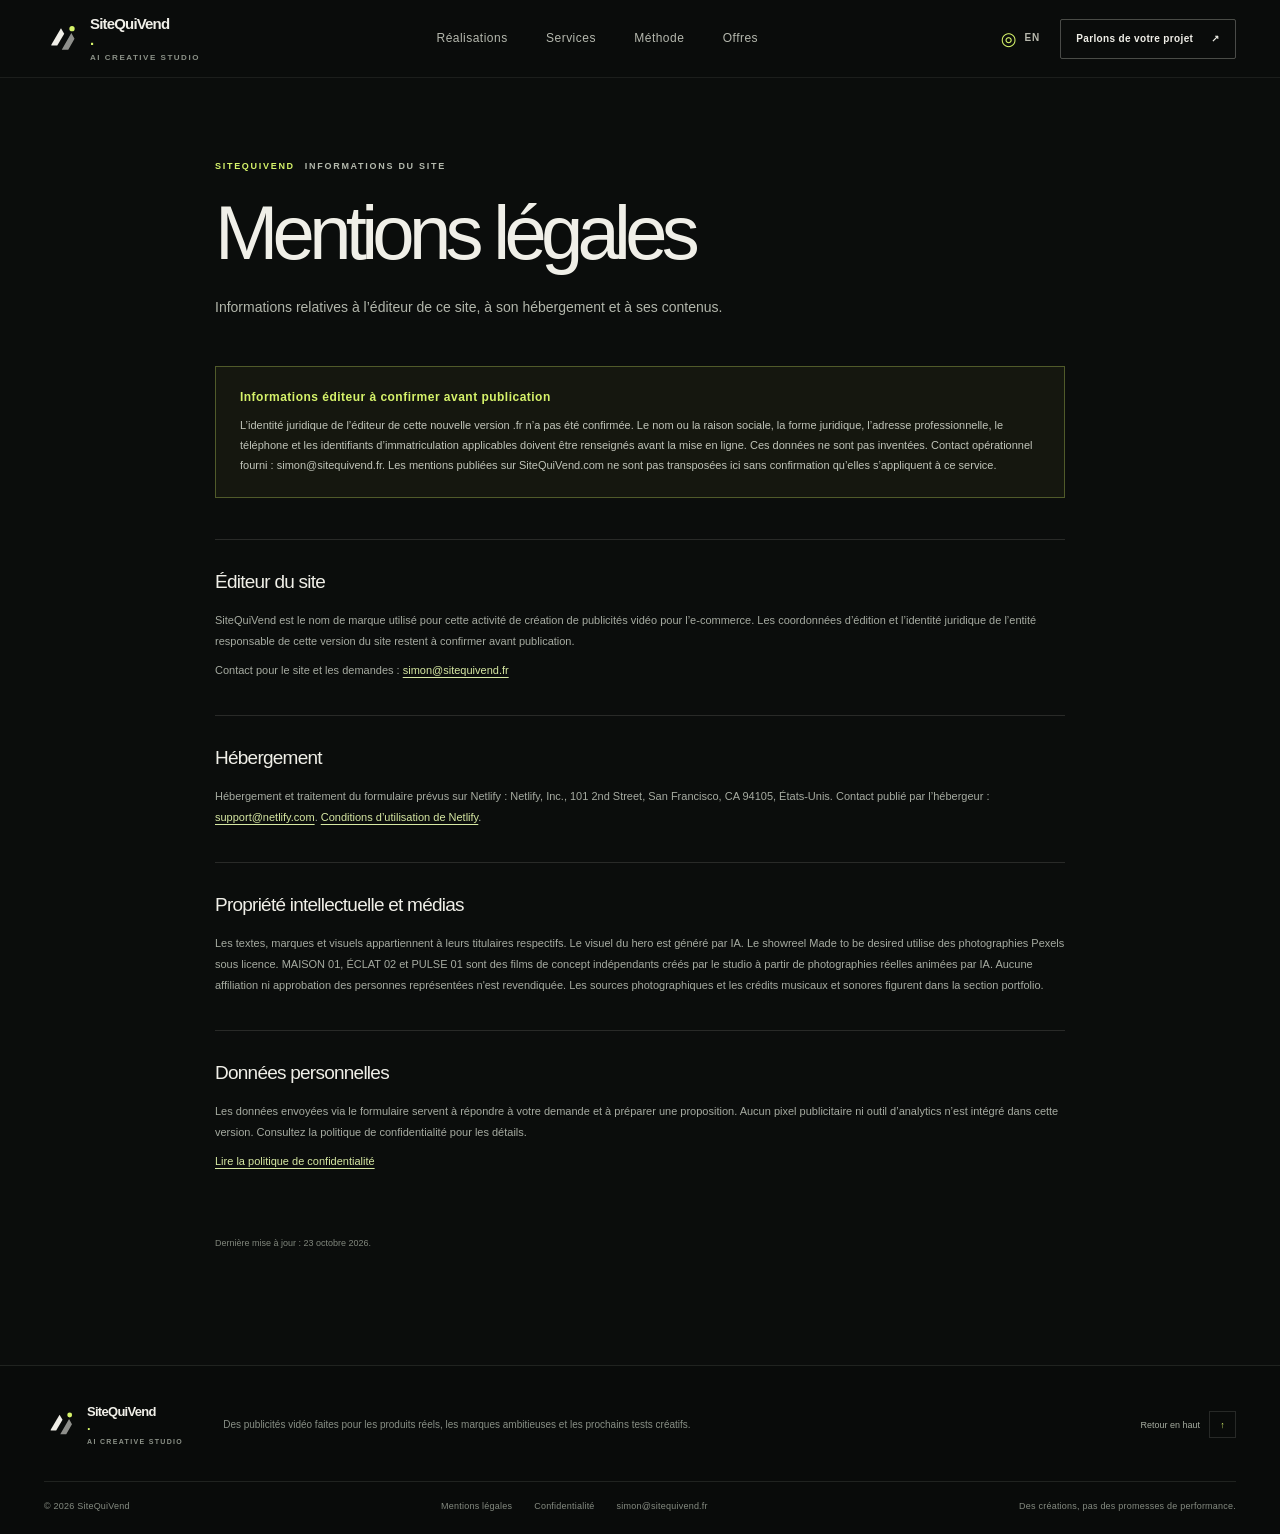
<file: mentions-legales.html>
<!DOCTYPE html>
<html lang="fr" data-lang="fr">
<head>
  <meta charset="utf-8">
  <meta name="viewport" content="width=device-width, initial-scale=1">
  <meta name="theme-color" content="#0b0d0c">
  <meta name="description" content="Mentions légales du site SiteQuiVend, hébergement, éditeur et informations sur les médias intégrés.">
  <meta property="og:title" content="Mentions légales | SiteQuiVend">
  <meta property="og:description" content="Informations relatives à l’éditeur, à l’hébergement et aux contenus SiteQuiVend.">
  <meta property="og:type" content="website">
  <link rel="canonical" href="https://sitequivend.fr/mentions-legales.html">
  <link rel="icon" href="/assets/favicon.svg" type="image/svg+xml">
  <link rel="stylesheet" href="/styles.css">
  <script>
    try {
      const requestedLanguage = new URLSearchParams(location.search).get('lang');
      const savedLanguage = localStorage.getItem('sqv-language');
      const initialLanguage = requestedLanguage === 'en' || requestedLanguage === 'fr' ? requestedLanguage : (savedLanguage === 'en' ? 'en' : 'fr');
      document.documentElement.lang = initialLanguage;
      document.documentElement.dataset.lang = initialLanguage;
    } catch (_) { document.documentElement.lang = 'fr'; }
  </script>
  <script src="/site.js" defer></script>
  <title>Mentions légales | SiteQuiVend</title>
</head>
<body class="document-page" data-page="legal">
  <a class="skip-link" href="#main" data-i18n="skipLink">Aller au contenu</a>
  <header class="site-header" id="top">
    <div class="site-header__inner shell">
      <a class="brand" href="/" aria-label="SiteQuiVend — accueil">
        <span class="brand__mark" aria-hidden="true"><svg viewBox="0 0 42 42" fill="none"><path d="M8.5 27.8 19.8 8.5l3.8 6.4-8.1 13.8H8.5Z" fill="currentColor"/><path d="M20.7 33.5 31.9 14l3.7 6.6-7.3 12.9h-7.6Z" fill="currentColor" opacity=".58"/><circle cx="32.7" cy="8.9" r="3.1" fill="#D6F36A"/></svg></span>
        <span class="brand__wordmark">SiteQuiVend<span class="brand__period">.</span><small>AI CREATIVE STUDIO</small></span>
      </a>
      <nav class="main-nav" id="primary-navigation" aria-label="Navigation principale" data-i18n-aria="navigationLabel">
        <a href="/#work" data-i18n="nav.work">Réalisations</a><a href="/#services" data-i18n="nav.services">Services</a><a href="/#process" data-i18n="nav.process">Méthode</a><a href="/#offers" data-i18n="nav.offers">Offres</a>
      </nav>
      <div class="header-actions">
        <button class="language-switch" type="button" data-language-toggle aria-label="Passer en anglais" data-i18n-aria="languageSwitchLabel"><span class="language-switch__globe" aria-hidden="true">◎</span><span data-language-next>EN</span></button>
        <a class="button button--small button--outline header-cta" href="/#contact" data-i18n="nav.cta">Parlons de votre projet <span aria-hidden="true">↗</span></a>
        <button class="menu-toggle" type="button" aria-controls="primary-navigation" aria-expanded="false" data-menu-toggle aria-label="Ouvrir le menu" data-i18n-aria="menu.open"><span></span><span></span></button>
      </div>
    </div>
  </header>

  <main class="document-main" id="main">
    <article class="shell document-wrap">
      <p class="eyebrow"><span class="eyebrow__index">SITEQUIVEND</span><span data-i18n="legal.eyebrow">INFORMATIONS DU SITE</span></p>
      <h1 data-i18n="legal.heading">Mentions légales</h1>
      <p class="document-lead" data-i18n="legal.lead">Informations relatives à l’éditeur de ce site, à son hébergement et à ses contenus.</p>

      <aside class="document-alert" aria-labelledby="legal-alert-title">
        <h2 id="legal-alert-title" data-i18n="legal.alertTitle">Informations éditeur à confirmer avant publication</h2>
        <p data-i18n="legal.alertText">L’identité juridique de l’éditeur de cette nouvelle version .fr n’a pas été confirmée. Le nom ou la raison sociale, la forme juridique, l’adresse professionnelle, le téléphone et les identifiants d’immatriculation applicables doivent être renseignés avant la mise en ligne. Ces données ne sont pas inventées. Contact opérationnel fourni : simon@sitequivend.fr. Les mentions publiées sur SiteQuiVend.com ne sont pas transposées ici sans confirmation qu’elles s’appliquent à ce service.</p>
      </aside>

      <section class="document-section">
        <h2 data-i18n="legal.editorTitle">Éditeur du site</h2>
        <p data-i18n="legal.editorText">SiteQuiVend est le nom de marque utilisé pour cette activité de création de publicités vidéo pour l’e-commerce. Les coordonnées d’édition et l’identité juridique de l’entité responsable de cette version du site restent à confirmer avant publication.</p>
        <p><span data-i18n="legal.contactText">Contact pour le site et les demandes :</span> <a href="mailto:simon@sitequivend.fr">simon@sitequivend.fr</a></p>
      </section>

      <section class="document-section">
        <h2 data-i18n="legal.hostTitle">Hébergement</h2>
        <p><span data-i18n="legal.hostText">Hébergement et traitement du formulaire prévus sur Netlify : Netlify, Inc., 101 2nd Street, San Francisco, CA 94105, États-Unis. Contact publié par l’hébergeur :</span> <a href="mailto:support@netlify.com">support@netlify.com</a>. <a href="https://www.netlify.com/legal/terms-of-use/" target="_blank" rel="noopener noreferrer" data-i18n="legal.hostLink">Conditions d’utilisation de Netlify</a>.</p>
      </section>

      <section class="document-section">
        <h2 data-i18n="legal.ipTitle">Propriété intellectuelle et médias</h2>
        <p data-i18n="legal.ipText">Les textes, marques et visuels appartiennent à leurs titulaires respectifs. Le visuel du hero est généré par IA. Le showreel Made to be desired utilise des photographies Pexels sous licence. Les films CAVAL, Pomponne et Atma sont des concepts indépendants assistés par IA à partir de références produit ; ils ne sont ni commandés ni approuvés par ces marques. Les personnages sont fictifs. Les références de marque ne sont pas présentées comme libres de droits. Les crédits musicaux et sonores figurent dans la section portfolio.</p>
      </section>

      <section class="document-section">
        <h2 data-i18n="legal.dataTitle">Données personnelles</h2>
        <p data-i18n="legal.dataText">Les données envoyées via le formulaire servent à répondre à votre demande et à préparer une proposition. Aucun pixel publicitaire ni outil d’analytics n’est intégré dans cette version. Consultez la politique de confidentialité pour les détails.</p>
        <p><a href="/confidentialite.html" data-i18n="legal.dataLink">Lire la politique de confidentialité</a></p>
      </section>
      <p class="document-meta" data-i18n="legal.updated">Dernière mise à jour : 23 octobre 2026.</p>
    </article>
  </main>

  <footer class="site-footer">
    <div class="shell">
      <div class="site-footer__main">
        <a class="brand brand--footer" href="/" aria-label="SiteQuiVend — accueil"><span class="brand__mark" aria-hidden="true"><svg viewBox="0 0 42 42" fill="none"><path d="M8.5 27.8 19.8 8.5l3.8 6.4-8.1 13.8H8.5Z" fill="currentColor"/><path d="M20.7 33.5 31.9 14l3.7 6.6-7.3 12.9h-7.6Z" fill="currentColor" opacity=".58"/><circle cx="32.7" cy="8.9" r="3.1" fill="#D6F36A"/></svg></span><span class="brand__wordmark">SiteQuiVend<span class="brand__period">.</span><small>AI CREATIVE STUDIO</small></span></a>
        <p data-i18n="footer.tagline">Des publicités vidéo faites pour les produits réels, les marques ambitieuses et les prochains tests créatifs.</p>
        <a class="footer-top-link" href="#top"><span data-i18n="footer.top">Retour en haut</span><span aria-hidden="true">↑</span></a>
      </div>
      <div class="site-footer__bottom"><span>© <span data-current-year>2026</span> SiteQuiVend</span><div class="footer-links"><a href="/mentions-legales.html" data-i18n="footer.legal">Mentions légales</a><a href="/confidentialite.html" data-i18n="footer.privacy">Confidentialité</a><a href="mailto:simon@sitequivend.fr">simon@sitequivend.fr</a></div><span data-i18n="footer.credit">Des créations, pas des promesses de performance.</span></div>
    </div>
  </footer>
</body>
</html>
</file>
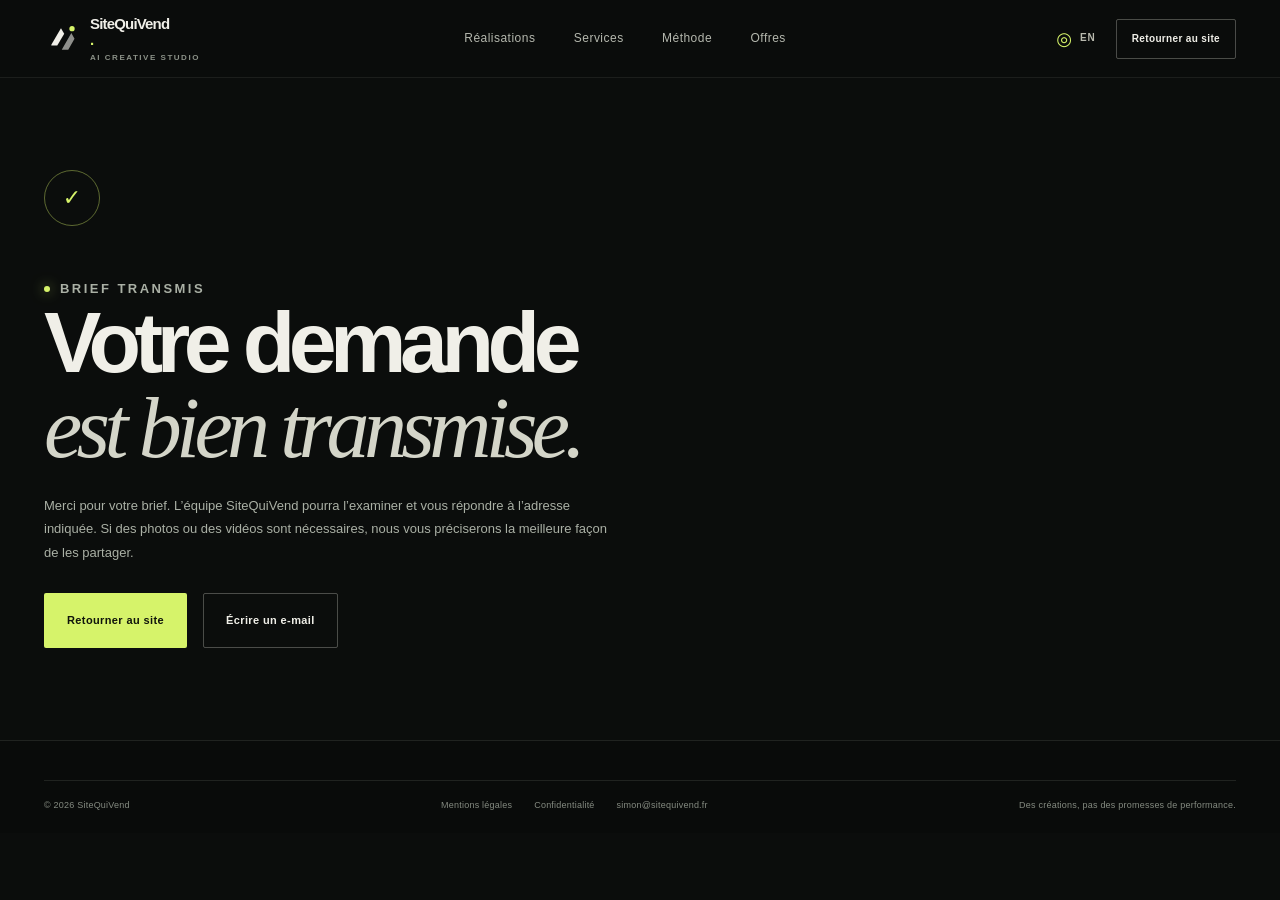
<file: merci.html>
<!DOCTYPE html>
<html lang="fr" data-lang="fr">
<head>
  <meta charset="utf-8">
  <meta name="viewport" content="width=device-width, initial-scale=1">
  <meta name="theme-color" content="#0b0d0c">
  <meta name="robots" content="noindex,follow">
  <meta name="description" content="Votre demande a bien été transmise à SiteQuiVend.">
  <meta property="og:title" content="Demande envoyée | SiteQuiVend">
  <meta property="og:description" content="Merci pour votre brief, l’équipe SiteQuiVend vous répondra par e-mail.">
  <link rel="icon" href="/assets/favicon.svg" type="image/svg+xml">
  <link rel="stylesheet" href="/styles.css">
  <script>
    try {
      const requestedLanguage = new URLSearchParams(location.search).get('lang');
      const savedLanguage = localStorage.getItem('sqv-language');
      const initialLanguage = requestedLanguage === 'en' || requestedLanguage === 'fr' ? requestedLanguage : (savedLanguage === 'en' ? 'en' : 'fr');
      document.documentElement.lang = initialLanguage;
      document.documentElement.dataset.lang = initialLanguage;
    } catch (_) { document.documentElement.lang = 'fr'; }
  </script>
  <script src="/site.js" defer></script>
  <title>Demande envoyée | SiteQuiVend</title>
</head>
<body class="document-page" data-page="thanks">
  <a class="skip-link" href="#main" data-i18n="skipLink">Aller au contenu</a>
  <header class="site-header" id="top">
    <div class="site-header__inner shell">
      <a class="brand" href="/" aria-label="SiteQuiVend — accueil">
        <span class="brand__mark" aria-hidden="true"><svg viewBox="0 0 42 42" fill="none"><path d="M8.5 27.8 19.8 8.5l3.8 6.4-8.1 13.8H8.5Z" fill="currentColor"/><path d="M20.7 33.5 31.9 14l3.7 6.6-7.3 12.9h-7.6Z" fill="currentColor" opacity=".58"/><circle cx="32.7" cy="8.9" r="3.1" fill="#D6F36A"/></svg></span>
        <span class="brand__wordmark">SiteQuiVend<span class="brand__period">.</span><small>AI CREATIVE STUDIO</small></span>
      </a>
      <nav class="main-nav" id="primary-navigation" aria-label="Navigation principale" data-i18n-aria="navigationLabel"><a href="/#work" data-i18n="nav.work">Réalisations</a><a href="/#services" data-i18n="nav.services">Services</a><a href="/#process" data-i18n="nav.process">Méthode</a><a href="/#offers" data-i18n="nav.offers">Offres</a></nav>
      <div class="header-actions"><button class="language-switch" type="button" data-language-toggle aria-label="Passer en anglais" data-i18n-aria="languageSwitchLabel"><span class="language-switch__globe" aria-hidden="true">◎</span><span data-language-next>EN</span></button><a class="button button--small button--outline header-cta" href="/" data-i18n="thanks.home">Retourner au site</a><button class="menu-toggle" type="button" aria-controls="primary-navigation" aria-expanded="false" data-menu-toggle aria-label="Ouvrir le menu" data-i18n-aria="menu.open"><span></span><span></span></button></div>
    </div>
  </header>
  <main id="main" class="shell">
    <section class="thank-you" aria-labelledby="thanks-title">
      <span class="thank-you__mark" aria-hidden="true">✓</span>
      <p class="eyebrow"><span class="eyebrow__dot"></span><span data-i18n="thanks.eyebrow">BRIEF TRANSMIS</span></p>
      <h1 id="thanks-title" data-i18n="thanks.heading">Votre demande<br><span class="heading-serif">est bien transmise.</span></h1>
      <p data-i18n="thanks.text">Merci pour votre brief. L’équipe SiteQuiVend pourra l’examiner et vous répondre à l’adresse indiquée. Si des photos ou des vidéos sont nécessaires, nous vous préciserons la meilleure façon de les partager.</p>
      <div class="thank-you__actions"><a class="button button--accent" href="/" data-i18n="thanks.home">Retourner au site</a><a class="button button--outline" href="mailto:simon@sitequivend.fr" data-i18n="thanks.email">Écrire un e-mail</a></div>
    </section>
  </main>
  <footer class="site-footer"><div class="shell"><div class="site-footer__bottom"><span>© <span data-current-year>2026</span> SiteQuiVend</span><div class="footer-links"><a href="/mentions-legales.html" data-i18n="footer.legal">Mentions légales</a><a href="/confidentialite.html" data-i18n="footer.privacy">Confidentialité</a><a href="mailto:simon@sitequivend.fr">simon@sitequivend.fr</a></div><span data-i18n="footer.credit">Des créations, pas des promesses de performance.</span></div></div></footer>
</body>
</html>
</file>
<file: styles.css>
@charset "UTF-8";

:root {
  color-scheme: dark;
  --ink: #0b0d0c;
  --ink-2: #101311;
  --surface: #151916;
  --surface-soft: #1a1f1b;
  --paper: #eeede5;
  --paper-muted: #b8b9ae;
  --text: #f0efe8;
  --muted: #a0a49a;
  --muted-dim: #737970;
  --line: rgba(235, 239, 227, .13);
  --line-strong: rgba(235, 239, 227, .24);
  --accent: #d6f36a;
  --accent-dark: #10140c;
  --copper: #c97947;
  --serif: "Iowan Old Style", "Baskerville Old Face", "Palatino Linotype", "Book Antiqua", Georgia, serif;
  --sans: Inter, "Helvetica Neue", Helvetica, Arial, system-ui, sans-serif;
  --shell: min(1240px, calc(100% - 88px));
  --header-height: 78px;
}

* { box-sizing: border-box; }
html { scroll-behavior: smooth; scroll-padding-top: calc(var(--header-height) + 22px); background: var(--ink); }
body { margin: 0; min-width: 320px; background: var(--ink); color: var(--text); font-family: var(--sans); font-size: 15px; line-height: 1.65; -webkit-font-smoothing: antialiased; text-rendering: optimizeLegibility; }
body, button, input, select, textarea { font-family: var(--sans); }
img, svg { display: block; max-width: 100%; }
[hidden] { display: none !important; }
button, input, select, textarea { font: inherit; }
a { color: inherit; text-decoration: none; }
button, a, summary { -webkit-tap-highlight-color: transparent; }
button { color: inherit; }
::selection { background: var(--accent); color: var(--ink); }
.shell { width: var(--shell); margin-inline: auto; }

.skip-link { position: fixed; z-index: 1000; inset: 12px auto auto 12px; transform: translateY(-150%); padding: 11px 16px; background: var(--accent); color: var(--ink); font-weight: 700; border-radius: 2px; }
.skip-link:focus { transform: translateY(0); }

.site-header { position: sticky; z-index: 50; inset-block-start: 0; height: var(--header-height); background: rgba(11, 13, 12, .88); border-bottom: 1px solid rgba(235, 239, 227, .08); backdrop-filter: blur(18px); -webkit-backdrop-filter: blur(18px); }
.site-header__inner { height: 100%; display: flex; align-items: center; justify-content: space-between; gap: 28px; }
.brand { display: inline-flex; align-items: center; gap: 10px; flex: 0 0 auto; color: var(--text); }
.brand__mark { width: 36px; height: 36px; display: grid; place-items: center; color: var(--text); }
.brand__mark svg { width: 100%; height: 100%; }
.brand__wordmark { display: grid; font-size: 15px; line-height: 1.1; font-weight: 720; letter-spacing: -.055em; }
.brand__period { color: var(--accent); }
.brand__wordmark small { margin-top: 5px; color: #8c9288; font-size: 8px; line-height: 1; font-weight: 600; letter-spacing: .19em; }
.main-nav { display: flex; align-items: center; justify-content: center; gap: clamp(18px, 3vw, 42px); margin-inline: auto; }
.main-nav a { position: relative; color: #b5b8ae; font-size: 12px; letter-spacing: .04em; transition: color .2s ease; }
.main-nav a::after { content: ""; position: absolute; inset: auto 0 -7px; height: 1px; background: var(--accent); transform: scaleX(0); transform-origin: right; transition: transform .24s ease; }
.main-nav a:hover, .main-nav a:focus-visible { color: var(--text); }
.main-nav a:hover::after, .main-nav a:focus-visible::after { transform: scaleX(1); transform-origin: left; }
.header-actions { display: flex; align-items: center; gap: 14px; }
.language-switch { display: inline-flex; align-items: center; gap: 7px; min-height: 42px; padding: 0 6px; border: 0; background: none; color: var(--paper-muted); font-size: 10px; font-weight: 700; letter-spacing: .1em; cursor: pointer; transition: color .2s ease; }
.language-switch:hover { color: var(--accent); }
.language-switch__globe { font-size: 18px; line-height: 1; color: var(--accent); }
.menu-toggle { display: none; width: 42px; height: 42px; padding: 11px 9px; border: 1px solid var(--line); background: transparent; cursor: pointer; }
.menu-toggle span { display: block; height: 1px; width: 100%; background: var(--text); transition: transform .2s ease; }
.menu-toggle span + span { margin-top: 6px; width: 72%; margin-left: auto; }
.menu-toggle[aria-expanded="true"] span:first-child { transform: translateY(3.5px) rotate(45deg); }
.menu-toggle[aria-expanded="true"] span + span { width: 100%; transform: translateY(-3.5px) rotate(-45deg); }

.button { display: inline-flex; align-items: center; justify-content: center; gap: 18px; min-height: 55px; padding: 0 22px; border: 1px solid transparent; border-radius: 2px; font-size: 11px; font-weight: 700; line-height: 1.2; letter-spacing: .035em; transition: color .22s ease, background .22s ease, border-color .22s ease, transform .22s ease; cursor: pointer; }
.button:hover { transform: translateY(-2px); }
.button:focus-visible, .language-switch:focus-visible, .menu-toggle:focus-visible, a:focus-visible, summary:focus-visible, input:focus-visible, select:focus-visible, textarea:focus-visible { outline: 2px solid var(--accent); outline-offset: 3px; }
.button--accent { color: var(--accent-dark); background: var(--accent); }
.button--accent:hover { background: #e2ff8a; }
.button--outline { color: var(--text); border-color: rgba(239, 239, 229, .28); background: transparent; }
.button--outline:hover { border-color: var(--accent); color: var(--accent); }
.button--small { min-height: 40px; padding: 0 15px; font-size: 10px; }
.button__arrow { font-size: 16px; font-weight: 400; line-height: .9; transition: transform .2s ease; }
.button:hover .button__arrow { transform: translate(2px, -2px); }
.button--full { width: 100%; justify-content: space-between; }
.text-link { display: inline-flex; align-items: center; gap: 12px; color: var(--text); font-size: 11px; font-weight: 650; transition: color .2s ease; }
.text-link span:last-child { color: var(--accent); font-size: 17px; transition: transform .2s ease; }
.text-link:hover { color: var(--accent); }
.text-link:hover span:last-child { transform: translateY(3px); }
.text-link--small { font-size: 10px; }
.text-link--small span:last-child { font-size: 14px; }

.hero { position: relative; min-height: min(760px, calc(100svh - var(--header-height))); min-height: max(660px, min(760px, calc(100svh - var(--header-height)))); overflow: hidden; isolation: isolate; background: #0c0e0c; }
.hero::before { content: ""; position: absolute; z-index: -1; inset: 0; background: linear-gradient(90deg, rgba(11, 13, 12, .98) 0%, rgba(11, 13, 12, .91) 35%, rgba(11, 13, 12, .32) 67%, rgba(11, 13, 12, .12) 100%), linear-gradient(0deg, rgba(11, 13, 12, .84) 0%, transparent 28%, transparent 76%, rgba(11, 13, 12, .35) 100%); }
.hero__image-wrap { position: absolute; z-index: -2; inset: 0; display: flex; align-items: center; justify-content: flex-end; overflow: hidden; }
.hero__image { position: absolute; right: -1.5%; top: 50%; width: min(79vw, 1320px); height: auto; max-width: none; transform: translateY(-50%); object-fit: cover; object-position: center right; filter: saturate(.85) contrast(1.02); animation: image-arrive 1.5s cubic-bezier(.2,.7,.2,1) both; }
.hero__grid-lines { position: absolute; z-index: -1; inset: 0; opacity: .13; pointer-events: none; background-image: linear-gradient(to right, transparent calc(25% - 1px), rgba(255,255,255,.22) 25%, transparent calc(25% + 1px), transparent calc(50% - 1px), rgba(255,255,255,.18) 50%, transparent calc(50% + 1px), transparent calc(75% - 1px), rgba(255,255,255,.2) 75%, transparent calc(75% + 1px)); mask-image: linear-gradient(90deg, #000, transparent 75%); }
.hero__inner { position: relative; min-height: inherit; display: grid; grid-template-columns: minmax(0, 1.16fr) minmax(230px, .84fr); align-items: center; padding-top: 52px; padding-bottom: 108px; }
.hero__copy { position: relative; z-index: 2; max-width: 735px; padding-top: 10px; }
.eyebrow { display: flex; align-items: center; gap: 10px; margin: 0 0 26px; color: #b4b9ad; font-size: 9px; font-weight: 700; letter-spacing: .19em; line-height: 1.4; }
.eyebrow__dot { width: 6px; height: 6px; border-radius: 50%; background: var(--accent); box-shadow: 0 0 13px rgba(214, 243, 106, .65); }
.eyebrow__index { color: var(--accent); }
.hero h1 { max-width: 740px; margin: 0; font-size: clamp(48px, 6.5vw, 88px); font-weight: 560; letter-spacing: -.072em; line-height: .99; }
.hero__italic { color: var(--accent); font-family: var(--serif); font-weight: 400; font-style: italic; letter-spacing: -.075em; }
.hero__lead { max-width: 480px; margin: 28px 0 0; color: #c5c7be; font-size: 14px; line-height: 1.8; }
.hero__actions { display: flex; align-items: center; gap: 30px; margin-top: 31px; }
.hero__footnote { display: flex; align-items: center; gap: 9px; margin-top: 28px; color: #8b9087; font-size: 9px; letter-spacing: .05em; }
.hero__footnote-mark { color: var(--accent); font-size: 15px; }
.hero__side { align-self: end; justify-self: end; width: min(290px, 100%); margin-bottom: 25px; padding: 17px 0 0 21px; border-left: 1px solid rgba(232, 236, 223, .33); text-shadow: 0 2px 16px rgba(0,0,0,.5); }
.hero__side-top { display: flex; justify-content: space-between; gap: 20px; color: #d4d3c9; font-size: 8px; font-weight: 650; letter-spacing: .14em; }
.hero__side-top span:first-child { color: var(--accent); }
.hero__specs { display: flex; gap: 35px; margin-top: 25px; }
.hero__spec { display: grid; }
.hero__spec strong { font-size: 25px; font-weight: 480; letter-spacing: -.055em; line-height: 1.15; }
.hero__spec strong span { color: var(--accent); font-size: 17px; }
.hero__spec small { margin-top: 4px; color: #bdc0b7; font-size: 9px; letter-spacing: .04em; }
.hero__image-caption { display: flex; align-items: center; gap: 8px; margin-top: 29px; color: #bdc0b7; font-size: 8px; letter-spacing: .055em; }
.caption-line { width: 20px; height: 1px; background: var(--accent); }
.hero__scroll { position: absolute; left: calc((100% - var(--shell)) / 2); bottom: 30px; display: flex; align-items: center; gap: 12px; color: #848a80; font-size: 8px; letter-spacing: .22em; }
.hero__scroll span:first-child { width: 1px; height: 35px; background: linear-gradient(var(--accent), transparent); animation: scroll-hint 1.4s ease-in-out infinite; }

.ticker { overflow: hidden; border-block: 1px solid var(--line); background: #101311; }
.ticker__track { width: max-content; min-height: 57px; display: flex; align-items: center; gap: 29px; padding-inline: 15px; animation: ticker 40s linear infinite; }
.ticker__track span { color: #d7d9d1; font-size: 9px; font-weight: 680; letter-spacing: .19em; white-space: nowrap; }
.ticker__track i { width: 6px; height: 6px; flex: 0 0 6px; border: 1px solid var(--accent); border-radius: 50%; }

.section { padding: 125px 0; }
.work-section { background: var(--ink); }
.section-heading { margin-bottom: 50px; }
.section-heading--split { display: grid; grid-template-columns: 1.15fr .75fr; align-items: end; gap: 100px; }
.section-heading--split .section-heading__aside { max-width: 390px; padding-bottom: 8px; }
.section-heading__aside p { margin: 0 0 23px; color: var(--muted); font-size: 12px; line-height: 1.85; }
.section-heading h2, .process-intro h2, .faq-heading h2, .contact-copy h2 { max-width: 780px; margin: 0; color: var(--text); font-size: clamp(40px, 5.1vw, 65px); font-weight: 540; letter-spacing: -.07em; line-height: 1.03; }
.heading-serif { color: #d4d5c9; font-family: var(--serif); font-weight: 400; font-style: italic; letter-spacing: -.065em; }
.section-intro { max-width: 570px; margin: 24px 0 0; color: var(--muted); font-size: 13px; line-height: 1.85; }
.tiny-status { display: inline-flex; align-items: center; gap: 8px; color: #a5aa9e; font-size: 8px; font-weight: 650; letter-spacing: .13em; }
.tiny-status__dot { width: 6px; height: 6px; border-radius: 50%; background: var(--accent); }

.work-grid { display: grid; grid-template-columns: repeat(2, minmax(0, 1fr)); gap: 38px 22px; }
.work-card { min-width: 0; }
.work-card--feature { grid-column: 1 / -1; }
.work-card__visual { position: relative; min-height: 280px; aspect-ratio: 1.25 / 1; overflow: hidden; isolation: isolate; border: 1px solid rgba(234, 238, 226, .11); background: #131614; }
.work-card--feature .work-card__visual { min-height: 365px; aspect-ratio: 2.5 / 1; }
.work-card__visual::before { content: ""; position: absolute; z-index: -1; inset: 0; opacity: .55; background: repeating-linear-gradient(135deg, rgba(255,255,255,.025) 0 1px, transparent 1px 8px); }
.work-card__visual--brand { background: radial-gradient(ellipse at 73% 47%, rgba(186, 103, 56, .27), transparent 39%), linear-gradient(112deg, #151714 0%, #171714 45%, #211713 100%); }
.work-card__visual--ugc { background: radial-gradient(ellipse at 57% 45%, rgba(199, 216, 146, .16), transparent 41%), linear-gradient(135deg, #171a17, #121613 70%, #131715); }
.work-card__visual--morph { background: radial-gradient(ellipse at 46% 56%, rgba(110, 117, 168, .19), transparent 42%), linear-gradient(132deg, #151716, #17191c 55%, #111312); }
.work-card__visual-top, .work-card__visual-bottom { position: absolute; z-index: 2; left: 20px; right: 20px; display: flex; justify-content: space-between; align-items: center; color: #a6aaa0; font-size: 8px; font-weight: 650; letter-spacing: .15em; }
.work-card__visual-top { top: 17px; }
.work-card__visual-bottom { bottom: 16px; color: #c4c6bd; }
.work-card__number { color: var(--accent); font-size: 10px; }
.work-card__slot { display: inline-flex; align-items: center; gap: 7px; color: #d3d4cc; }
.work-card__slot i { width: 5px; height: 5px; border-radius: 50%; background: var(--accent); }
.work-graphic { position: absolute; inset: 0; display: grid; place-items: center; }
.work-graphic--brand { overflow: hidden; }
.work-graphic__ring { position: absolute; width: clamp(205px, 32vw, 410px); aspect-ratio: 1; border: 1px solid rgba(222, 185, 148, .28); border-radius: 50%; box-shadow: 0 0 60px rgba(191, 107, 58, .08), inset 0 0 40px rgba(188, 116, 68, .07); }
.work-graphic__ring::after { content: ""; position: absolute; inset: 11%; border: 1px solid rgba(222, 185, 148, .12); border-radius: inherit; }
.work-graphic__line { position: absolute; width: 74%; height: 1px; background: linear-gradient(90deg, transparent, rgba(228, 190, 153, .4), transparent); transform: rotate(-24deg); }
.work-graphic__word { color: rgba(239, 226, 209, .73); font-family: var(--serif); font-size: clamp(90px, 13vw, 190px); font-weight: 400; letter-spacing: -.11em; line-height: 1; }
.work-graphic__timer { position: absolute; top: 28%; right: 23%; padding: 9px 13px; border: 1px solid rgba(230, 227, 215, .32); color: #e6e1d6; font-size: 10px; letter-spacing: .1em; }
.work-graphic--ugc { transform: translateY(4px); }
.ugc-orbit { position: absolute; width: 170px; aspect-ratio: 1; border: 1px solid rgba(214, 243, 106, .24); border-radius: 44% 56% 52% 48%; transform: rotate(42deg); animation: slow-orbit 16s linear infinite; }
.ugc-orbit--inner { width: 122px; border-color: rgba(214, 243, 106, .43); border-radius: 53% 47% 43% 57%; transform: rotate(-26deg); animation-direction: reverse; }
.ugc-core { display: grid; place-items: center; width: 75px; height: 75px; border: 1px solid rgba(214, 243, 106, .42); border-radius: 50%; color: var(--accent); font-family: var(--serif); font-size: 24px; font-style: italic; }
.ugc-caption { position: absolute; margin-top: 163px; color: #9aa094; font-size: 8px; letter-spacing: .23em; }
.morph-frame { position: absolute; width: 112px; height: 156px; border: 1px solid rgba(191, 197, 230, .47); border-radius: 54px 54px 3px 3px; transform: rotate(-24deg) translateX(-62px) scale(.82); opacity: .35; }
.morph-frame--two { transform: rotate(0deg) translateX(0) scale(.92); opacity: .58; border-color: rgba(214, 243, 106, .45); }
.morph-frame--three { transform: rotate(24deg) translateX(62px) scale(1.02); opacity: .35; }
.morph-center { z-index: 1; display: grid; place-items: center; width: 43px; height: 43px; border-radius: 50%; background: rgba(214, 243, 106, .95); color: #151810; font-size: 17px; box-shadow: 0 0 22px rgba(214,243,106,.14); }
.work-card__copy { display: flex; align-items: flex-start; justify-content: space-between; gap: 22px; padding: 19px 2px 0; }
.work-card__category { margin: 0 0 7px; color: var(--accent); font-size: 8px; font-weight: 700; letter-spacing: .16em; }
.work-card__copy h3 { margin: 0; font-size: 17px; font-weight: 560; letter-spacing: -.035em; }
.work-card__copy > p { max-width: 270px; margin: 1px 0 0; color: #8f958b; font-size: 10px; line-height: 1.65; }
.work-card--feature .work-card__copy h3 { font-size: 20px; }
.work-card--feature .work-card__copy > p { max-width: 320px; }
.work-note { display: flex; align-items: flex-start; gap: 11px; margin-top: 38px; padding-top: 22px; border-top: 1px solid var(--line); color: #858b81; }
.work-note > span { color: var(--accent); font-size: 15px; }
.work-note p { max-width: 590px; margin: 0 auto 0 0; font-size: 10px; line-height: 1.7; }
.work-note .text-link { margin-left: 20px; white-space: nowrap; }

.services-section { padding-top: 110px; background: #111412; border-top: 1px solid rgba(235,239,227,.06); }
.services-section .section-heading { max-width: 810px; }
.service-grid { display: grid; grid-template-columns: repeat(2, minmax(0, 1fr)); border-top: 1px solid var(--line); border-left: 1px solid var(--line); }
.service-card { position: relative; min-height: 285px; padding: 29px 34px 27px; border-right: 1px solid var(--line); border-bottom: 1px solid var(--line); transition: background .3s ease; }
.service-card:hover { background: rgba(235,239,227,.025); }
.service-card__top { display: flex; align-items: flex-start; justify-content: space-between; gap: 20px; color: #939990; font-size: 8px; font-weight: 700; letter-spacing: .17em; }
.service-card__top svg { width: 47px; height: 47px; color: var(--accent); stroke-width: 1; }
.service-card h3 { max-width: 400px; margin: 28px 0 11px; font-size: clamp(18px, 2vw, 23px); font-weight: 530; letter-spacing: -.045em; line-height: 1.2; }
.service-card p { max-width: 480px; margin: 0; color: #a0a49a; font-size: 11px; line-height: 1.8; }
.service-card__tags { display: flex; flex-wrap: wrap; gap: 7px; margin-top: 21px; }
.service-card__tags span { padding: 5px 9px; border: 1px solid rgba(235,239,227,.14); color: #acb0a6; font-size: 8px; letter-spacing: .035em; }

.process-section { padding: 122px 0; background: #e8e6dc; color: #171a16; }
.process-section .eyebrow { color: #656b5e; }
.process-section .eyebrow__index { color: #526d25; }
.process-intro h2 { color: #151814; }
.process-intro .heading-serif { color: #667a38; }
.process-intro > p:not(.eyebrow) { max-width: 460px; margin: 25px 0 0; color: #555b50; font-size: 12px; line-height: 1.9; }
.process-intro .process-aside { margin-top: 17px !important; color: #62675e !important; font-size: 10px !important; }
.process-layout { display: grid; grid-template-columns: .83fr 1.17fr; gap: 10%; align-items: start; }
.process-board { padding-top: 11px; }
.process-flow { display: flex; flex-wrap: wrap; align-items: center; gap: 10px; padding: 16px 0 21px; border-top: 1px solid rgba(23,26,22,.25); border-bottom: 1px solid rgba(23,26,22,.25); color: #22271e; font-size: 8px; font-weight: 700; letter-spacing: .055em; }
.process-flow i { color: #768b41; font-size: 14px; font-style: normal; }
.process-steps { margin: 0; padding: 0; list-style: none; }
.process-steps li { display: grid; grid-template-columns: 34px 1fr 16px; gap: 16px; align-items: start; padding: 22px 0 20px; border-bottom: 1px solid rgba(23,26,22,.18); }
.process-steps__number { padding-top: 3px; color: #526d25; font-size: 9px; font-weight: 730; letter-spacing: .08em; }
.process-steps h3 { margin: 0; color: #171a16; font-size: 15px; font-weight: 650; letter-spacing: -.025em; }
.process-steps p { max-width: 490px; margin: 6px 0 0; color: #5c6258; font-size: 10px; line-height: 1.8; }
.process-steps__icon { color: #8d9b69; font-size: 15px; }

.offers-section { padding: 122px 0 110px; background: var(--ink); }
.section-heading--center { display: grid; justify-items: center; text-align: center; margin-bottom: 54px; }
.section-heading--center .eyebrow { justify-content: center; }
.section-heading--center .section-intro { margin-top: 17px; }
.offers-grid { display: grid; grid-template-columns: repeat(2, minmax(0, 1fr)); gap: 18px; max-width: 990px; margin: 0 auto; }
.offer-card { position: relative; display: flex; flex-direction: column; min-height: 505px; padding: 34px 38px 31px; border: 1px solid rgba(235,239,227,.14); background: #121512; }
.offer-card--featured { border-color: rgba(214,243,106,.43); background: linear-gradient(144deg, #1a1e17, #121512 72%); }
.offer-card__top { display: flex; align-items: center; justify-content: space-between; gap: 12px; }
.offer-card__tag { color: var(--accent); font-size: 8px; font-weight: 720; letter-spacing: .17em; }
.offer-card__index { color: #8a9187; font-size: 9px; letter-spacing: .1em; }
.offer-card h3 { margin: 29px 0 13px; font-size: 23px; font-weight: 550; letter-spacing: -.045em; }
.offer-card__price { display: flex; align-items: baseline; gap: 14px; min-height: 57px; }
.offer-card__price strong { color: var(--text); font-size: 39px; font-weight: 540; letter-spacing: -.07em; line-height: 1; white-space: nowrap; }
.offer-card__price strong span { color: var(--accent); font-size: 25px; }
.offer-card__price > span { color: #8e958a; font-size: 9px; }
.offer-card__price--custom strong { color: var(--accent); font-size: 27px; letter-spacing: -.04em; }
.offer-card__desc { min-height: 45px; margin: 17px 0 19px; color: #a5aa9f; font-size: 10px; line-height: 1.75; }
.offer-list { display: grid; gap: 12px; margin: 0 0 28px; padding: 20px 0 25px; border-top: 1px solid var(--line); list-style: none; }
.offer-list li { position: relative; padding-left: 20px; color: #d2d5ca; font-size: 10px; }
.offer-list li::before { content: "↗"; position: absolute; left: 0; top: 0; color: var(--accent); font-size: 11px; }
.offer-card .button { margin-top: auto; }
.payment-note { display: flex; justify-content: center; align-items: flex-start; gap: 9px; max-width: 720px; margin: 28px auto 0; color: #82877e; text-align: center; font-size: 9px; line-height: 1.7; }
.payment-note span:first-child { color: var(--accent); }

.faq-section { padding: 99px 0 112px; background: #111412; border-top: 1px solid rgba(235,239,227,.07); }
.faq-layout { display: grid; grid-template-columns: .74fr 1.26fr; gap: 10%; align-items: start; }
.faq-heading h2 { font-size: clamp(39px, 4vw, 55px); }
.faq-heading > p:last-child { max-width: 330px; margin: 22px 0 0; color: #a0a49a; font-size: 11px; line-height: 1.85; }
.faq-list { border-top: 1px solid var(--line-strong); }
.faq-list details { border-bottom: 1px solid var(--line); }
.faq-list summary { position: relative; display: flex; justify-content: space-between; align-items: center; gap: 18px; padding: 21px 0; color: #e6e6dd; font-size: 12px; font-weight: 560; cursor: pointer; list-style: none; }
.faq-list summary::-webkit-details-marker { display: none; }
.faq-list summary span { color: var(--accent); font-size: 18px; font-weight: 350; transition: transform .2s ease; }
.faq-list details[open] summary span { transform: rotate(45deg); }
.faq-list details > p { max-width: 650px; margin: -4px 0 22px; padding-right: 36px; color: #a1a69c; font-size: 10px; line-height: 1.85; }

.contact-section { position: relative; overflow: hidden; padding: 122px 0 116px; isolation: isolate; background: #0d100e; }
.contact-section::before { content: ""; position: absolute; z-index: -1; inset: 0; opacity: .28; background-image: linear-gradient(rgba(235,239,227,.05) 1px, transparent 1px), linear-gradient(90deg, rgba(235,239,227,.05) 1px, transparent 1px); background-size: 72px 72px; mask-image: linear-gradient(90deg, #000, transparent 94%); }
.contact-section__orb { position: absolute; z-index: -1; width: 400px; height: 400px; right: -150px; bottom: -210px; border: 1px solid rgba(214,243,106,.12); border-radius: 50%; box-shadow: 0 0 0 40px rgba(214,243,106,.015), 0 0 0 80px rgba(214,243,106,.012); }
.contact-layout { display: grid; grid-template-columns: .82fr 1.18fr; gap: 9%; align-items: start; }
.contact-copy { position: sticky; top: calc(var(--header-height) + 40px); }
.contact-copy h2 { font-size: clamp(43px, 4.4vw, 60px); }
.contact-copy__lead { max-width: 420px; margin: 25px 0 0; color: #a9ada3; font-size: 12px; line-height: 1.9; }
.contact-email { display: grid; gap: 7px; margin-top: 39px; }
.contact-email__label { color: #858b81; font-size: 9px; letter-spacing: .12em; text-transform: uppercase; }
.contact-email a { width: fit-content; color: var(--accent); font-family: var(--serif); font-size: 20px; font-style: italic; }
.contact-email a span { display: inline-block; margin-left: 6px; font-family: var(--sans); font-size: 13px; transition: transform .2s ease; }
.contact-email a:hover span { transform: translate(2px, -2px); }
.contact-smallprint { max-width: 365px; margin: 21px 0 0; color: #767d73; font-size: 9px; line-height: 1.8; }
.contact-decoration { display: flex; gap: 10px; margin-top: 62px; color: #50564d; font-size: 8px; letter-spacing: .21em; }
.contact-decoration span:nth-child(even) { color: var(--accent); }
.brief-form { padding: 30px 32px 27px; border: 1px solid rgba(235,239,227,.16); background: rgba(20, 24, 21, .92); box-shadow: 0 25px 75px rgba(0,0,0,.2); }
.brief-form__heading { display: flex; justify-content: space-between; align-items: flex-start; gap: 20px; padding-bottom: 22px; border-bottom: 1px solid var(--line); }
.brief-form__step { padding-top: 4px; color: var(--accent); font-size: 8px; font-weight: 700; letter-spacing: .14em; }
.brief-form h3 { margin: 0; color: var(--text); font-size: 19px; font-weight: 540; letter-spacing: -.04em; }
.form-grid { display: grid; grid-template-columns: repeat(2, minmax(0, 1fr)); gap: 18px 16px; padding-top: 22px; }
.form-field { display: flex; min-width: 0; flex-direction: column; gap: 7px; }
.form-field--full { grid-column: 1 / -1; }
.form-field label { display: flex; align-items: baseline; gap: 4px; color: #d5d8ce; font-size: 9px; font-weight: 620; letter-spacing: .025em; }
.form-field label b { color: var(--accent); font-size: 10px; font-weight: 600; }
.form-field .optional { margin-left: auto; color: #858b80; font-size: 8px; font-weight: 400; }
.form-field input, .form-field select, .form-field textarea { width: 100%; min-height: 43px; padding: 10px 12px; border: 1px solid rgba(235,239,227,.16); border-radius: 0; outline: none; background: #111512; color: var(--text); font-size: 10px; line-height: 1.5; transition: border-color .2s ease, background .2s ease; }
.form-field input::placeholder, .form-field textarea::placeholder { color: #92998f; opacity: 1; }
.form-field input:focus, .form-field select:focus, .form-field textarea:focus { border-color: rgba(214,243,106,.74); background: #141915; }
.form-field select { padding-right: 32px; color: #bdc1b6; cursor: pointer; }
.form-field select:invalid { color: #92998f; }
.form-field select option { background: #141815; color: var(--text); }
.form-field textarea { min-height: 103px; resize: vertical; }
.form-privacy { margin: 18px 0 0; color: #878d83; font-size: 8px; line-height: 1.7; }
.form-privacy a { color: #d8e6aa; text-decoration: underline; text-underline-offset: 3px; }
.form-privacy a:hover { color: var(--accent); }
.brief-form__bottom { display: flex; align-items: center; justify-content: space-between; gap: 18px; margin-top: 17px; }
.button--form { min-height: 48px; font-size: 10px; }
.form-required { color: #858b81; font-size: 8px; }
.form-status { min-height: 0; margin: 0; color: var(--accent); font-size: 9px; }
.form-status:not(:empty) { margin-top: 12px; }
.visually-hidden { position: absolute !important; width: 1px !important; height: 1px !important; padding: 0 !important; margin: -1px !important; overflow: hidden !important; clip: rect(0, 0, 0, 0) !important; white-space: nowrap !important; border: 0 !important; }

.site-footer { padding: 39px 0 20px; background: #090b0a; border-top: 1px solid rgba(235,239,227,.1); }
.site-footer__main { display: grid; grid-template-columns: auto 1fr auto; align-items: center; gap: 40px; padding-bottom: 36px; }
.brand--footer .brand__mark { width: 33px; height: 33px; }
.brand--footer .brand__wordmark { font-size: 13px; }
.brand--footer .brand__wordmark small { font-size: 7px; }
.site-footer__main > p { max-width: 490px; margin: 0; color: #888f85; font-size: 10px; line-height: 1.8; }
.footer-top-link { display: inline-flex; align-items: center; gap: 9px; color: #a6aca0; font-size: 9px; transition: color .2s ease; }
.footer-top-link span:last-child { display: grid; place-items: center; width: 27px; height: 27px; border: 1px solid var(--line); color: var(--accent); transition: transform .2s ease, border-color .2s ease; }
.footer-top-link:hover { color: var(--accent); }
.footer-top-link:hover span:last-child { transform: translateY(-2px); border-color: var(--accent); }
.site-footer__bottom { display: flex; justify-content: space-between; align-items: center; gap: 20px; padding-top: 17px; border-top: 1px solid rgba(235,239,227,.1); color: #858b81; font-size: 9px; letter-spacing: .025em; }
.footer-links { display: flex; gap: 22px; }
.footer-links a { transition: color .2s ease; }
.footer-links a:hover { color: var(--accent); }

/* Simple, elegant document pages */
.document-page { min-height: 100vh; }
.document-main { min-height: calc(100vh - 190px); padding: 82px 0 105px; }
.document-wrap { max-width: 850px; }
.document-wrap .eyebrow { margin-bottom: 22px; }
.document-wrap h1 { margin: 0; font-size: clamp(45px, 7vw, 76px); font-weight: 540; letter-spacing: -.075em; line-height: 1; }
.document-lead { max-width: 720px; margin: 24px 0 46px; color: #b2b6ab; font-size: 14px; line-height: 1.85; }
.document-alert { margin: 0 0 41px; padding: 21px 24px; border: 1px solid rgba(214,243,106,.3); background: rgba(214,243,106,.045); }
.document-alert h2 { margin: 0 0 8px; color: var(--accent); font-size: 12px; font-weight: 700; letter-spacing: .04em; }
.document-alert p { margin: 0; color: #c0c4b9; font-size: 11px; line-height: 1.8; }
.document-section { padding: 26px 0; border-top: 1px solid var(--line); }
.document-section h2 { margin: 0 0 13px; font-size: 19px; font-weight: 540; letter-spacing: -.04em; }
.document-section p, .document-section li { color: #a6aba1; font-size: 11px; line-height: 1.9; }
.document-section p { margin: 8px 0; }
.document-section ul { display: grid; gap: 7px; padding-left: 18px; }
.document-section a { color: #d7e8a3; text-decoration: underline; text-underline-offset: 3px; }
.document-section a:hover { color: var(--accent); }
.document-meta { margin-top: 30px; color: #81877d; font-size: 9px; }
.thank-you { display: grid; min-height: calc(100vh - var(--header-height) - 160px); align-content: center; padding: 75px 0; }
.thank-you__mark { display: grid; place-items: center; width: 56px; height: 56px; margin-bottom: 27px; border: 1px solid rgba(214,243,106,.4); border-radius: 50%; color: var(--accent); font-size: 22px; }
.thank-you h1 { max-width: 760px; margin: 0; font-size: clamp(48px, 8vw, 86px); font-weight: 550; letter-spacing: -.075em; line-height: .98; }
.thank-you > p { max-width: 580px; margin: 24px 0 0; color: #aab0a5; font-size: 13px; line-height: 1.8; }
.thank-you__actions { display: flex; flex-wrap: wrap; gap: 16px; margin-top: 29px; }

html.js-enabled [data-reveal] { opacity: 0; transform: translateY(20px); transition: opacity .72s cubic-bezier(.2,.7,.2,1), transform .72s cubic-bezier(.2,.7,.2,1); }
html.js-enabled [data-reveal].is-visible { opacity: 1; transform: translateY(0); }
[data-reveal-delay="90"] { transition-delay: .09s; }
[data-reveal-delay="100"] { transition-delay: .1s; }
[data-reveal-delay="120"] { transition-delay: .12s; }
[data-reveal-delay="180"] { transition-delay: .18s; }

@keyframes image-arrive { from { opacity: .4; transform: translate(28px, -50%) scale(1.025); } to { opacity: 1; transform: translate(0, -50%) scale(1); } }
@keyframes scroll-hint { 0%, 100% { opacity: .45; transform: scaleY(.75); transform-origin: top; } 50% { opacity: 1; transform: scaleY(1); transform-origin: top; } }
@keyframes ticker { to { transform: translateX(-50%); } }
@keyframes slow-orbit { to { transform: rotate(402deg); } }

@media (max-width: 1020px) {
  :root { --shell: min(100% - 56px, 900px); }
  .main-nav { gap: 19px; }
  .main-nav a { font-size: 11px; }
  .header-actions { gap: 9px; }
  .header-cta { padding-inline: 11px; }
  .hero { min-height: 650px; }
  .hero__image { right: -13%; width: 92vw; }
  .hero__inner { grid-template-columns: minmax(0, 1.1fr) minmax(180px, .7fr); }
  .section-heading--split { gap: 50px; }
  .process-layout { gap: 6%; }
  .contact-layout { gap: 5%; }
  .contact-copy h2 { font-size: clamp(41px, 5vw, 54px); }
}

@media (max-width: 760px) {
  :root { --shell: calc(100% - 40px); --header-height: 68px; }
  body { font-size: 14px; }
  .site-header__inner { gap: 13px; }
  .brand { gap: 7px; }
  .brand__mark { width: 31px; height: 31px; }
  .brand__wordmark { font-size: 13px; }
  .brand__wordmark small { margin-top: 4px; font-size: 7px; letter-spacing: .15em; }
  .main-nav { position: absolute; display: none; inset: calc(var(--header-height) - 1px) 0 auto; padding: 10px 20px 20px; border-bottom: 1px solid var(--line); background: rgba(11,13,12,.98); box-shadow: 0 18px 30px rgba(0,0,0,.22); }
  .main-nav.is-open { display: grid; gap: 0; }
  .main-nav a { padding: 13px 0; border-bottom: 1px solid rgba(235,239,227,.08); font-size: 13px; }
  .main-nav a::after { display: none; }
  .header-actions { margin-left: auto; gap: 10px; }
  .language-switch { min-height: 38px; gap: 5px; padding-inline: 3px; font-size: 9px; }
  .language-switch__globe { font-size: 16px; }
  .header-cta { display: none; }
  .menu-toggle { display: block; width: 38px; height: 38px; }
  .hero { min-height: unset; }
  .hero::before { background: linear-gradient(90deg, rgba(11,13,12,.92), rgba(11,13,12,.38)), linear-gradient(0deg, rgba(11,13,12,.96) 0%, rgba(11,13,12,.56) 53%, rgba(11,13,12,.12) 100%); }
  .hero__image-wrap { align-items: flex-start; }
  .hero__image { top: 12%; right: -36%; width: 140%; transform: none; animation: image-arrive-mobile 1.4s cubic-bezier(.2,.7,.2,1) both; }
  .hero__inner { display: flex; min-height: 695px; flex-direction: column; align-items: stretch; justify-content: center; padding-top: 93px; padding-bottom: 112px; }
  .hero__copy { max-width: 620px; padding-top: 0; }
  .eyebrow { gap: 8px; margin-bottom: 20px; font-size: 8px; letter-spacing: .16em; }
  .hero h1 { max-width: 590px; font-size: clamp(46px, 10vw, 72px); line-height: .98; }
  .hero__lead { max-width: 460px; margin-top: 22px; font-size: 12px; line-height: 1.8; }
  .hero__actions { flex-wrap: wrap; gap: 19px; margin-top: 26px; }
  .button { min-height: 51px; padding-inline: 17px; font-size: 10px; }
  .hero__footnote { margin-top: 23px; font-size: 8px; }
  .hero__side { align-self: flex-end; width: 100%; max-width: 380px; margin: 49px 0 0; padding: 12px 0 0 14px; }
  .hero__side-top { font-size: 7px; }
  .hero__specs { gap: 30px; margin-top: 13px; }
  .hero__spec strong { font-size: 19px; }
  .hero__spec small { font-size: 8px; }
  .hero__image-caption { margin-top: 14px; font-size: 7px; }
  .hero__scroll { left: 20px; bottom: 18px; gap: 8px; font-size: 7px; }
  .hero__scroll span:first-child { height: 24px; }
  .ticker__track { min-height: 48px; gap: 21px; }
  .ticker__track span { font-size: 8px; }
  .section { padding: 83px 0; }
  .section-heading { margin-bottom: 32px; }
  .section-heading--split { display: block; }
  .section-heading--split .section-heading__aside { max-width: 540px; margin-top: 21px; }
  .section-heading__aside p { margin-bottom: 14px; font-size: 11px; }
  .section-heading h2, .process-intro h2, .faq-heading h2, .contact-copy h2 { font-size: clamp(39px, 8vw, 56px); }
  .section-intro { margin-top: 17px; font-size: 11px; }
  .work-grid { gap: 29px 16px; }
  .work-card--feature .work-card__visual { min-height: 240px; aspect-ratio: 1.3 / 1; }
  .work-card__visual { min-height: 210px; aspect-ratio: 1 / 1.08; }
  .work-card__visual-top, .work-card__visual-bottom { left: 12px; right: 12px; font-size: 7px; }
  .work-card__visual-top { top: 12px; }
  .work-card__visual-bottom { bottom: 12px; }
  .work-card__copy { display: block; padding-top: 14px; }
  .work-card__copy h3 { font-size: 15px; }
  .work-card__copy > p { margin-top: 8px; font-size: 9px; }
  .work-card--feature .work-card__copy h3 { font-size: 17px; }
  .work-card--feature .work-card__copy > p { max-width: none; }
  .work-card__category { font-size: 7px; line-height: 1.5; }
  .work-graphic__ring { width: clamp(190px, 58vw, 300px); }
  .work-graphic__word { font-size: clamp(95px, 23vw, 150px); }
  .work-graphic__timer { top: 26%; right: 14%; }
  .work-note { flex-wrap: wrap; margin-top: 27px; padding-top: 17px; }
  .work-note p { flex-basis: calc(100% - 30px); font-size: 9px; }
  .work-note .text-link { margin-left: 26px; }
  .services-section { padding-top: 82px; }
  .service-grid { grid-template-columns: 1fr; }
  .service-card { min-height: auto; padding: 24px 21px 23px; }
  .service-card__top svg { width: 39px; height: 39px; }
  .service-card h3 { margin-top: 18px; font-size: 20px; }
  .service-card p { font-size: 10px; }
  .process-section { padding: 83px 0; }
  .process-layout { grid-template-columns: 1fr; gap: 35px; }
  .process-intro > p:not(.eyebrow) { margin-top: 19px; font-size: 11px; }
  .process-board { padding-top: 0; }
  .process-flow { gap: 8px; padding-block: 14px; font-size: 7px; line-height: 1.6; }
  .process-flow i { font-size: 12px; }
  .process-steps li { grid-template-columns: 29px 1fr 14px; gap: 11px; padding-block: 18px; }
  .process-steps h3 { font-size: 13px; }
  .process-steps p { font-size: 9px; }
  .offers-section { padding: 83px 0 78px; }
  .section-heading--center { margin-bottom: 34px; }
  .offers-grid { grid-template-columns: 1fr; gap: 13px; }
  .offer-card { min-height: unset; padding: 27px 24px 23px; }
  .offer-card h3 { margin-top: 23px; font-size: 21px; }
  .offer-card__price strong { font-size: 35px; }
  .offer-card__desc { min-height: unset; margin: 15px 0 14px; }
  .offer-list { gap: 10px; padding: 17px 0 20px; }
  .offer-list li { font-size: 9px; }
  .payment-note { font-size: 8px; }
  .faq-section { padding: 78px 0 83px; }
  .faq-layout { grid-template-columns: 1fr; gap: 32px; }
  .faq-heading > p:last-child { margin-top: 15px; font-size: 10px; }
  .faq-list summary { padding: 17px 0; font-size: 11px; }
  .faq-list details > p { font-size: 9px; }
  .contact-section { padding: 81px 0 82px; }
  .contact-layout { grid-template-columns: 1fr; gap: 37px; }
  .contact-copy { position: static; }
  .contact-copy h2 { font-size: clamp(41px, 8vw, 56px); }
  .contact-copy__lead { max-width: 520px; margin-top: 18px; font-size: 11px; }
  .contact-email { margin-top: 24px; }
  .contact-decoration { margin-top: 31px; }
  .brief-form { padding: 22px 18px 20px; }
  .brief-form h3 { font-size: 17px; }
  .form-grid { gap: 15px 11px; padding-top: 18px; }
  .form-field input, .form-field select { min-height: 42px; padding-inline: 10px; font-size: 9px; }
  .form-field textarea { min-height: 104px; font-size: 9px; }
  .form-field label { font-size: 8px; }
  .form-privacy { font-size: 8px; }
  .site-footer { padding-top: 29px; }
  .site-footer__main { grid-template-columns: 1fr auto; gap: 17px; padding-bottom: 25px; }
  .site-footer__main > p { grid-column: 1 / -1; grid-row: 2; max-width: 480px; }
  .footer-top-link { grid-column: 2; grid-row: 1; font-size: 8px; }
  .site-footer__bottom { flex-wrap: wrap; gap: 12px; font-size: 8px; }
  .site-footer__bottom > span:last-child { width: 100%; }
  .footer-links { flex-wrap: wrap; gap: 11px; }
  .document-main { padding: 62px 0 75px; }
  .document-lead { margin: 20px 0 31px; font-size: 12px; }
  .document-alert { padding: 17px; }
  .document-alert p, .document-section p, .document-section li { font-size: 10px; }
  .document-section { padding: 21px 0; }
  .thank-you { min-height: calc(100vh - var(--header-height) - 150px); }
}

@media (max-width: 460px) {
  :root { --shell: calc(100% - 32px); }
  .hero__inner { min-height: 715px; padding-top: 88px; padding-bottom: 100px; }
  .hero__image { right: -63%; top: 10%; width: 170%; }
  .hero h1 { font-size: clamp(42px, 11vw, 57px); }
  .hero__lead { max-width: 360px; font-size: 11px; }
  .hero__actions { align-items: flex-start; gap: 14px; }
  .hero__actions .button { width: 100%; justify-content: space-between; }
  .hero__actions .text-link { margin-left: 3px; }
  .work-grid { grid-template-columns: 1fr; gap: 27px; }
  .work-card--feature { grid-column: auto; }
  .work-card--feature .work-card__visual { min-height: 250px; aspect-ratio: 1.12 / 1; }
  .work-card__visual { min-height: 235px; aspect-ratio: 1.15 / 1; }
  .work-card__copy { display: flex; gap: 12px; }
  .work-card__copy > p { max-width: 47%; margin-top: 1px; }
  .work-card--feature .work-card__copy { display: block; }
  .work-card--feature .work-card__copy > p { max-width: none; margin-top: 7px; }
  .work-card__category { max-width: 210px; }
  .work-note .text-link { margin-left: 26px; }
  .form-grid { grid-template-columns: 1fr; }
  .form-field--full { grid-column: auto; }
  .brief-form__bottom { align-items: flex-start; flex-direction: column; }
  .button--form { width: 100%; justify-content: space-between; }
  .form-required { align-self: flex-end; }
  .site-footer__bottom { align-items: flex-start; }
}

@keyframes image-arrive-mobile { from { opacity: .4; transform: translate(24px, 0) scale(1.02); } to { opacity: 1; transform: translate(0, 0) scale(1); } }

@media (prefers-reduced-motion: reduce) {
  *, *::before, *::after { scroll-behavior: auto !important; animation-duration: .01ms !important; animation-iteration-count: 1 !important; transition-duration: .01ms !important; }
  html.js-enabled [data-reveal] { opacity: 1; transform: none; }
}

.portfolio-toolbar { display: flex; justify-content: space-between; align-items: center; gap: 20px; margin: -12px 0 24px; color: var(--paper-muted); font-size: 12px; }
.portfolio-toolbar p { margin: 0; }
.portfolio-motion { flex-shrink: 0; padding: 9px 13px; border: 1px solid var(--line-strong); border-radius: 24px; background: transparent; cursor: pointer; font-size: 11px; }
.portfolio-motion:hover { border-color: var(--paper-muted); }
.portfolio-grid { display: grid; grid-template-columns: repeat(3, minmax(0, 1fr)); gap: 28px; max-width: 1120px; margin-inline: auto; }
.portfolio-film { min-width: 0; }
.portfolio-film__screen { display: block; position: relative; overflow: hidden; aspect-ratio: 9 / 16; border-radius: 12px; background: var(--surface); isolation: isolate; }
.portfolio-film__screen video { display: block; width: 100%; height: 100%; object-fit: cover; }
.portfolio-film__screen::after { content: ''; position: absolute; inset: 70% 0 0; background: linear-gradient(transparent, rgba(0,0,0,.4)); pointer-events: none; }
.portfolio-film__play { position: absolute; z-index: 1; right: 16px; bottom: 20px; display: flex; align-items: center; gap: 9px; padding: 10px 14px 10px 10px; background: rgba(11,13,12,.8); color: #fff; border: 1px solid rgba(255,255,255,.35); border-radius: 28px; font-size: 11px; backdrop-filter: blur(8px); transition: background .2s; }
.portfolio-film__play svg { width: 19px; height: 19px; }
.portfolio-film__screen:hover .portfolio-film__play { background: var(--accent); color: var(--accent-dark); border-color: var(--accent); }
.portfolio-film__meta { display: flex; justify-content: space-between; gap: 12px; margin-top: 20px; color: var(--paper-muted); font-size: 11px; }
.portfolio-film h3 { margin: 8px 0 0; font-size: clamp(24px, 2.7vw, 36px); font-weight: 550; line-height: 1.2; letter-spacing: -.04em; }
.portfolio-film__product { margin: 6px 0 0; color: var(--muted); font-size: 13px; }
.portfolio-bottom { display: flex; align-items: center; justify-content: space-between; gap: 36px; margin-top: 44px; padding-top: 30px; border-top: 1px solid var(--line); }
.portfolio-note { max-width: 560px; margin: 0 0 12px; color: var(--muted); font-size: 11px; line-height: 1.8; }
.portfolio-showreel { color: var(--paper); font-size: 12px; text-decoration: underline; text-underline-offset: 5px; }
.portfolio-credits { margin-top: 30px; color: var(--muted); font-size: 11px; line-height: 1.8; }
.portfolio-credits summary { width: fit-content; padding: 8px 0; cursor: pointer; }
.portfolio-credits p { max-width: 900px; }
.portfolio-credits a { text-decoration: underline; text-underline-offset: 3px; }
.portfolio-swipe { display: none; }
.portfolio-film__screen:focus-visible, .portfolio-motion:focus-visible, .film-dialog button:focus-visible { outline: 2px solid var(--accent); outline-offset: 5px; }
body.film-open { overflow: hidden; }
.film-dialog { width: min(560px, calc(100% - 32px)); max-height: calc(100dvh - 28px); margin: auto; padding: 20px; border: 1px solid var(--line-strong); border-radius: 16px; background: var(--ink-2); color: var(--paper); box-shadow: 0 24px 100px rgba(0,0,0,.5); }
.film-dialog::backdrop { background: rgba(0,0,0,.88); }
.film-dialog__heading { display: flex; align-items: center; justify-content: space-between; gap: 12px; margin-bottom: 16px; }
.film-dialog__heading h2 { margin: 0; font-family: var(--sans); font-size: 14px; font-weight: 500; letter-spacing: 0; }
.film-dialog__close { display: grid; place-items: center; width: 40px; height: 40px; flex-shrink: 0; border: 1px solid var(--line); border-radius: 50%; background: transparent; cursor: pointer; }
.film-dialog__close svg { width: 22px; height: 22px; }
.film-dialog__video { display: block; width: auto; max-width: 100%; height: min(670px, calc(100dvh - 208px)); aspect-ratio: 9 / 16; object-fit: contain; margin-inline: auto; background: #000; }
.film-dialog__footer { display: flex; align-items: center; justify-content: space-between; gap: 20px; margin-top: 16px; font-size: 10px; color: var(--paper-muted); }
.film-dialog__footer p { max-width: 260px; margin: 0; }
.film-dialog__footer a { flex-shrink: 0; text-decoration: underline; text-underline-offset: 3px; }
@media (max-width: 800px) {
  .portfolio-grid { gap: 18px; }
  .portfolio-film__meta { font-size: 10px; }
  .portfolio-bottom { align-items: flex-start; flex-direction: column; gap: 24px; }
}
@media (max-width: 600px) {
  .portfolio-toolbar { align-items: flex-start; flex-direction: column; gap: 14px; margin-top: 0; }
  .portfolio-grid { display: flex; overflow-x: auto; gap: 18px; padding: 5px 5px 18px; scroll-snap-type: x mandatory; scrollbar-width: thin; scrollbar-color: var(--line-strong) transparent; }
  .portfolio-film { flex: 0 0 83%; max-width: 340px; scroll-snap-align: start; }
  .portfolio-film h3 { font-size: 28px; }
  .portfolio-film__meta { margin-top: 16px; font-size: 11px; }
  .portfolio-swipe { display: block; margin: 14px 0 0; color: var(--muted); font-size: 11px; }
  .portfolio-bottom { margin-top: 26px; padding-top: 24px; }
  .portfolio-bottom .button { white-space: normal; }
  .film-dialog { padding: 14px; }
  .film-dialog__heading { margin-bottom: 12px; }
  .film-dialog__video { height: min(670px, calc(100dvh - 194px)); }
  .film-dialog__footer { gap: 12px; font-size: 9px; }
}
</file>
